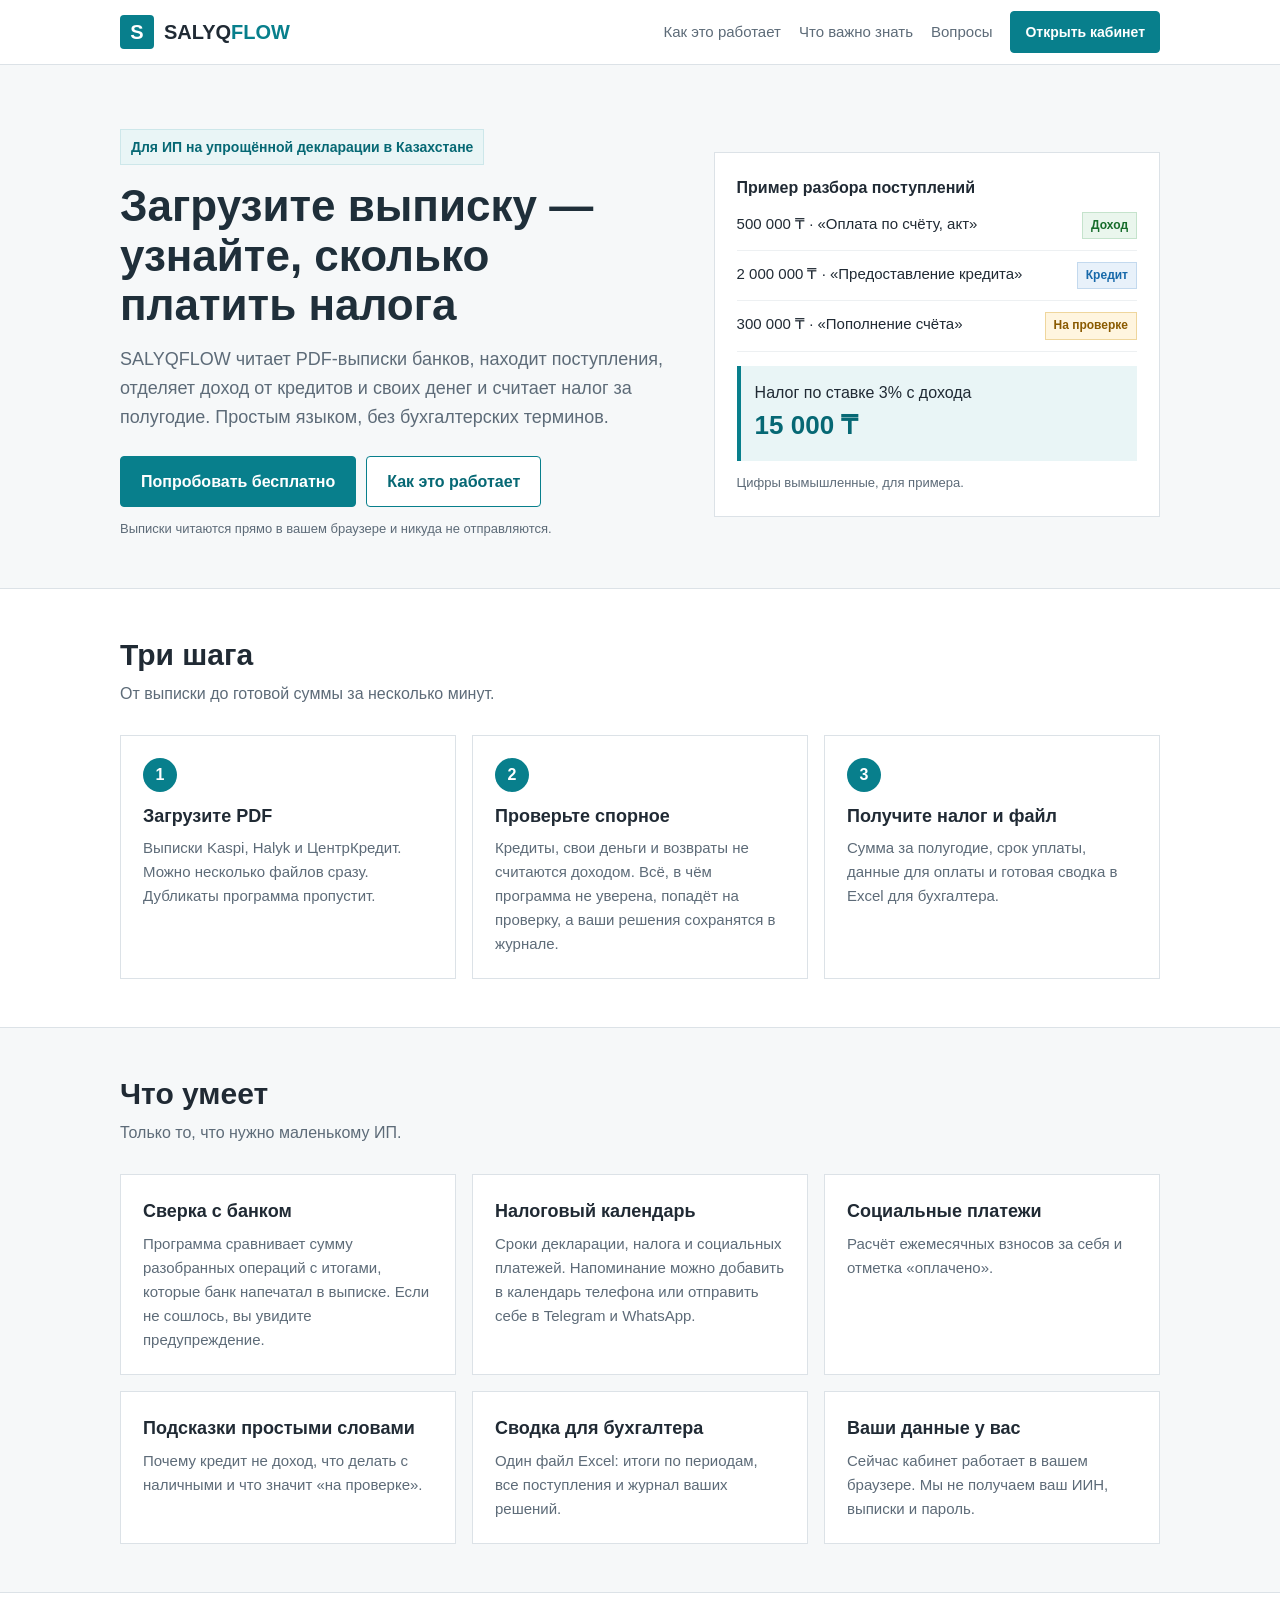
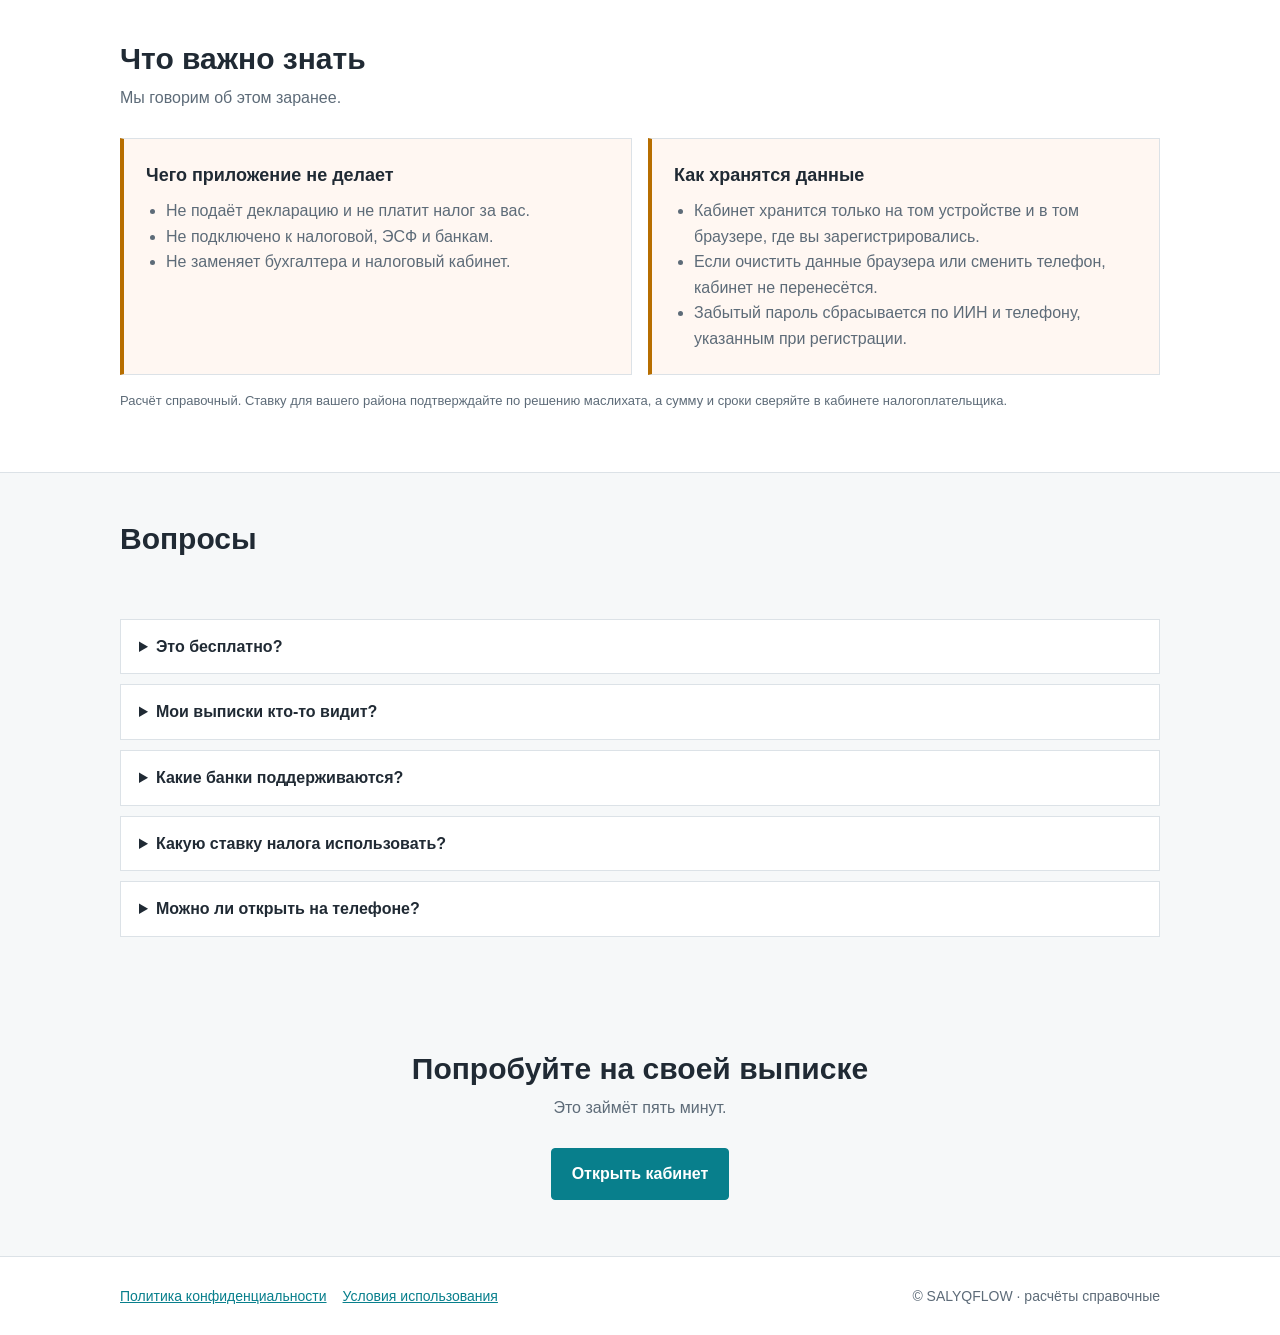
<file: index.html>
<!doctype html>
<html lang="ru"><head><meta charset="utf-8"><meta name="viewport" content="width=device-width,initial-scale=1">
<title>SALYQFLOW — налог ИП по банковским выпискам</title>
<meta name="description" content="Загрузите PDF-выписки Kaspi, Halyk и ЦентрКредит. SALYQFLOW отделит доход от кредитов и своих денег, посчитает налог на упрощёнке и напомнит о сроках.">
<link rel="stylesheet" href="style.css"></head><body>
<header class="top"><div class="wrap"><a class="brand" href="./"><div class="mark">S</div><span>SALYQ<span>FLOW</span></span></a>
<nav class="links"><a class="t" href="#how">Как это работает</a><a class="t" href="#limits">Что важно знать</a><a class="t" href="#faq">Вопросы</a><a class="btn" href="app/">Открыть кабинет</a></nav></div></header>

<section class="hero"><div class="wrap"><div>
<span class="badge">Для ИП на упрощённой декларации в Казахстане</span>
<h1>Загрузите выписку — узнайте, сколько платить налога</h1>
<p class="lead">SALYQFLOW читает PDF-выписки банков, находит поступления, отделяет доход от кредитов и своих денег и считает налог за полугодие. Простым языком, без бухгалтерских терминов.</p>
<div class="cta"><a class="btn" href="app/">Попробовать бесплатно</a><a class="btn ghost" href="#how">Как это работает</a></div>
<div class="note">Выписки читаются прямо в вашем браузере и никуда не отправляются.</div></div>
<div class="card"><strong>Пример разбора поступлений</strong>
<div class="demo-row"><span>500 000 ₸ · «Оплата по счёту, акт»</span><span class="pill in">Доход</span></div>
<div class="demo-row"><span>2 000 000 ₸ · «Предоставление кредита»</span><span class="pill loan">Кредит</span></div>
<div class="demo-row"><span>300 000 ₸ · «Пополнение счёта»</span><span class="pill cash">На проверке</span></div>
<div class="tax">Налог по ставке 3% с дохода<strong>15 000 ₸</strong></div>
<div class="note">Цифры вымышленные, для примера.</div></div></div></section>

<section class="s alt" id="how"><div class="wrap"><h2>Три шага</h2><p class="sub">От выписки до готовой суммы за несколько минут.</p>
<div class="grid3">
<div class="card step"><b class="n">1</b><h3>Загрузите PDF</h3><p>Выписки Kaspi, Halyk и ЦентрКредит. Можно несколько файлов сразу. Дубликаты программа пропустит.</p></div>
<div class="card step"><b class="n">2</b><h3>Проверьте спорное</h3><p>Кредиты, свои деньги и возвраты не считаются доходом. Всё, в чём программа не уверена, попадёт на проверку, а ваши решения сохранятся в журнале.</p></div>
<div class="card step"><b class="n">3</b><h3>Получите налог и файл</h3><p>Сумма за полугодие, срок уплаты, данные для оплаты и готовая сводка в Excel для бухгалтера.</p></div></div></div></section>

<section class="s"><div class="wrap"><h2>Что умеет</h2><p class="sub">Только то, что нужно маленькому ИП.</p>
<div class="grid3">
<div class="card"><h3>Сверка с банком</h3><p>Программа сравнивает сумму разобранных операций с итогами, которые банк напечатал в выписке. Если не сошлось, вы увидите предупреждение.</p></div>
<div class="card"><h3>Налоговый календарь</h3><p>Сроки декларации, налога и социальных платежей. Напоминание можно добавить в календарь телефона или отправить себе в Telegram и WhatsApp.</p></div>
<div class="card"><h3>Социальные платежи</h3><p>Расчёт ежемесячных взносов за себя и отметка «оплачено».</p></div>
<div class="card"><h3>Подсказки простыми словами</h3><p>Почему кредит не доход, что делать с наличными и что значит «на проверке».</p></div>
<div class="card"><h3>Сводка для бухгалтера</h3><p>Один файл Excel: итоги по периодам, все поступления и журнал ваших решений.</p></div>
<div class="card"><h3>Ваши данные у вас</h3><p>Сейчас кабинет работает в вашем браузере. Мы не получаем ваш ИИН, выписки и пароль.</p></div></div></div></section>

<section class="s alt" id="limits"><div class="wrap"><h2>Что важно знать</h2><p class="sub">Мы говорим об этом заранее.</p>
<div class="grid2">
<div class="card warn"><h3>Чего приложение не делает</h3><ul class="clean"><li>Не подаёт декларацию и не платит налог за вас.</li><li>Не подключено к налоговой, ЭСФ и банкам.</li><li>Не заменяет бухгалтера и налоговый кабинет.</li></ul></div>
<div class="card warn"><h3>Как хранятся данные</h3><ul class="clean"><li>Кабинет хранится только на том устройстве и в том браузере, где вы зарегистрировались.</li><li>Если очистить данные браузера или сменить телефон, кабинет не перенесётся.</li><li>Забытый пароль сбрасывается по ИИН и телефону, указанным при регистрации.</li></ul></div></div>
<p class="note" style="margin-top:16px">Расчёт справочный. Ставку для вашего района подтверждайте по решению маслихата, а сумму и сроки сверяйте в кабинете налогоплательщика.</p></div></section>

<section class="s" id="faq"><div class="wrap"><h2>Вопросы</h2><p class="sub">&nbsp;</p>
<details><summary>Это бесплатно?</summary><p>Сейчас приложение можно попробовать бесплатно. Условия могут измениться, мы сообщим об этом заранее.</p></details>
<details><summary>Мои выписки кто-то видит?</summary><p>Нет. PDF читается прямо в вашем браузере и никуда не отправляется. Сохраняются только строки поступлений, и только на вашем устройстве. Подробности в <a href="privacy.html">политике конфиденциальности</a>.</p></details>
<details><summary>Какие банки поддерживаются?</summary><p>Kaspi, Halyk и Банк ЦентрКредит, выписки в формате PDF. Другие банки можно добавить позже.</p></details>
<details><summary>Какую ставку налога использовать?</summary><p>Вы задаёте ставку сами при регистрации. Она может отличаться по районам, поэтому подтвердите её по решению маслихата вашего района.</p></details>
<details><summary>Можно ли открыть на телефоне?</summary><p>Да, страница работает в браузере телефона. Для первого чтения PDF нужен интернет.</p></details></div></section>

<section class="final"><div class="wrap"><h2>Попробуйте на своей выписке</h2><p class="sub">Это займёт пять минут.</p><a class="btn" href="app/">Открыть кабинет</a></div></section>

<footer><div class="wrap"><div><a href="privacy.html">Политика конфиденциальности</a><a href="terms.html">Условия использования</a></div><div>© SALYQFLOW · расчёты справочные</div></div></footer>
</body></html>
</file>
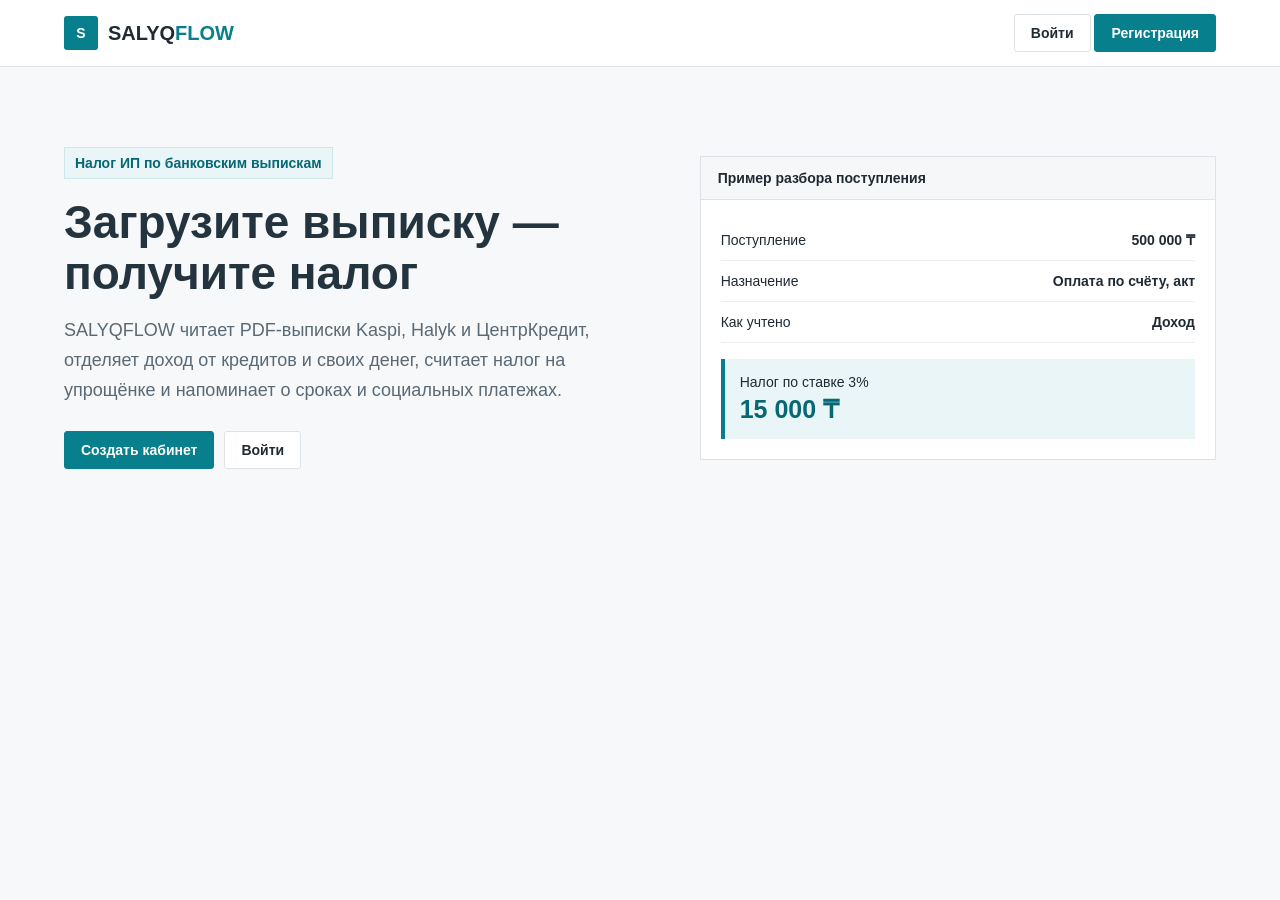
<file: app/index.html>
<!DOCTYPE html>
<html lang="ru">
<head>
<meta charset="UTF-8">
<meta name="viewport" content="width=device-width, initial-scale=1.0">
<title>SALYQFLOW — кабинет ИП</title>
<style>
*{box-sizing:border-box}
:root{--p:#087f8c;--pd:#066874;--pl:#e9f5f6;--blue:#1769aa;--green:#218739;--orange:#b76e00;--red:#c73535;--bg:#f3f5f7;--text:#202a34;--muted:#687684;--border:#dce2e7}
html{-webkit-text-size-adjust:100%;text-size-adjust:100%}
body{margin:0;font:14px Arial,"Segoe UI",sans-serif;background:var(--bg);color:var(--text);overflow-x:hidden}
button,input,select,textarea{font:inherit}button{cursor:pointer}
.screen,.page{display:none}.screen.active,.page.active{display:block}
a{color:var(--p)}
header{background:#fff;border-bottom:1px solid var(--border)}
.public-inner,.app-header{height:66px;padding:0 24px;display:flex;align-items:center;justify-content:space-between}.public-inner{max-width:1200px;margin:auto}
.brand,.app-brand,.header-right{display:flex;align-items:center;gap:10px}
.mark{width:34px;height:34px;background:var(--p);color:#fff;display:grid;place-items:center;border-radius:3px;font-weight:800}
.brand-name{font-size:20px;font-weight:800}.brand-name span{color:var(--p)}
.btn{border:1px solid var(--border);background:#fff;padding:10px 16px;border-radius:3px;font-weight:700;color:var(--text)}
.btnp{background:var(--p);border-color:var(--p);color:#fff}.btnp:hover{background:var(--pd)}
.btn:disabled{opacity:.55;cursor:default}
/* landing */
.landing{min-height:100vh;background:#f6f8f9}
.hero{max-width:1200px;margin:auto;padding:80px 24px;display:grid;grid-template-columns:1.05fr .95fr;gap:65px;align-items:center}
.badge{display:inline-block;background:var(--pl);color:var(--pd);border:1px solid #cde7ea;padding:7px 10px;font-weight:700}
.hero h1{font-size:46px;line-height:1.1;margin:18px 0;color:#24343f}.hero p{font-size:18px;line-height:1.65;color:#596976}
.hero-actions{display:flex;gap:10px;margin-top:26px}
.demo,.card,.box{background:#fff;border:1px solid var(--border)}
.demo-head,.box-head{padding:13px 17px;background:#f5f7f8;border-bottom:1px solid var(--border);font-weight:700}
.demo-body,.box-body{padding:20px}
.demo-row{display:flex;justify-content:space-between;gap:12px;padding:12px 0;border-bottom:1px solid #edf0f2}
.demo-row:last-child{border-bottom:0}
.tax-result{margin-top:16px;padding:15px;background:var(--pl);border-left:4px solid var(--p)}.tax-result strong{display:block;font-size:25px;color:var(--pd);margin-top:5px}
/* auth */
.auth{min-height:100vh;display:grid;place-items:center;padding:20px}
.auth-box{width:100%;max-width:460px;background:#fff;border:1px solid var(--border);padding:28px}
.field{margin:14px 0}.field label{display:block;font-weight:700;font-size:13px;margin-bottom:6px}
.field input,.field select{width:100%;padding:11px;border:1px solid #c9d1d8;border-radius:3px;background:#fff;color:var(--text)}
.primary{width:100%;padding:12px;border:0;background:var(--p);color:#fff;font-weight:700}
.link{text-align:center;color:var(--p);margin-top:16px;cursor:pointer}
/* app shell */
.app-header{position:sticky;top:0;z-index:30}
.profile{border:1px solid var(--border);background:#fff;padding:9px 12px;display:flex;gap:8px;align-items:center;font-weight:700}
.layout{display:grid;grid-template-columns:230px minmax(0,1fr);max-width:1400px;margin:auto}
.sidebar{background:#fff;border-right:1px solid var(--border);min-height:calc(100vh - 66px);padding:16px 11px}
.nav{width:100%;border:0;background:transparent;padding:12px;text-align:left;display:block;color:#4a5965;font-weight:700;margin-bottom:3px}
.nav:hover{background:#f3f6f7}.nav.active{background:var(--pl);color:var(--pd);border-left:3px solid var(--p)}
.content{padding:28px 32px 50px;width:100%;max-width:1160px}
.crumb{font-size:12px;color:#7a8792;margin-bottom:10px}.title{font-size:26px;margin:0 0 5px}.subtitle{color:var(--muted);margin-bottom:22px}
.section{font-size:18px;margin:27px 0 12px}
.small{font-size:12px;color:var(--muted);margin-top:4px;line-height:1.45}
.good{color:var(--green);font-weight:700}.risk-high{color:var(--red);font-weight:800}.risk-mid{color:var(--orange);font-weight:800}
.warn-t{color:#925016}
.grid4{display:grid;grid-template-columns:repeat(4,1fr);gap:11px;margin:14px 0}
.card{padding:17px;min-width:0}.label{font-size:12px;color:var(--muted);margin-bottom:8px}.value{font-size:22px;font-weight:800;overflow-wrap:anywhere}
.green{color:var(--green)}.orange{color:var(--orange)}.blue{color:var(--blue)}
.two{display:grid;grid-template-columns:1fr 1fr;gap:14px;margin-top:14px}
.box{min-width:0}
.period-row{display:flex;align-items:center;gap:10px;margin-bottom:14px}.period-row label{font-weight:700}
.period-row select,.toolbar select,.toolbar input{padding:9px 10px;border:1px solid #c9d1d8;border-radius:3px;background:#fff;color:var(--text)}
.notice{background:#f0f8f8;border:1px solid #c8e3e5;border-left:4px solid var(--p);padding:14px 16px;margin-bottom:12px;display:flex;justify-content:space-between;gap:14px;align-items:center}
.notice.warn{background:#fff7f2;border-color:#efd1bd;border-left-color:var(--orange)}
.empty{background:#fff;border:1px dashed #b9c4cc;padding:40px 22px;text-align:center}.empty-ico{font-size:34px}.empty h2{margin:10px 0 6px}.empty p{max-width:520px;margin:0 auto 18px;color:var(--muted);line-height:1.55}
.calendar-item{padding:14px 0;border-bottom:1px solid #edf0f2;display:grid;grid-template-columns:62px 1fr auto;gap:12px;align-items:center}.calendar-item:last-child{border-bottom:0}
.datebox{background:#f5f7f8;border:1px solid var(--border);text-align:center;padding:7px 4px;font-size:12px;text-transform:uppercase}.datebox strong{display:block;font-size:19px}
.tag{font-size:12px;padding:5px 8px;background:#fff5df;color:#8a5a00;border:1px solid #efd69d;white-space:nowrap}
.tablebox{background:#fff;border:1px solid var(--border);width:100%;overflow-x:auto;-webkit-overflow-scrolling:touch}
.table{width:100%;border-collapse:collapse;min-width:760px}
.table th{background:#f4f6f7;text-align:left;font-size:12px;color:#596873;padding:11px 13px;border-bottom:1px solid var(--border);white-space:nowrap}
.table td{padding:12px 13px;border-bottom:1px solid #e9edf0;vertical-align:top}.table tr:last-child td{border-bottom:0}
.table .btn{padding:7px 11px;white-space:nowrap}
input.rate{width:74px;padding:7px;border:1px solid #c9d1d8;border-radius:3px}
.drop{display:block;border:2px dashed #9fb4bb;background:#fff;padding:26px 18px;text-align:center;cursor:pointer;margin-bottom:12px}
.drop.over,.drop:hover{border-color:var(--p);background:var(--pl)}
.drop input{position:absolute;opacity:0;width:1px;height:1px;pointer-events:none}
.uploads div{padding:6px 0}.up-ok{color:var(--green)}.up-warn{color:var(--orange)}.up-err{color:var(--red)}.up-work{color:var(--muted)}
.uploads{margin-bottom:8px}
.toolbar{display:flex;gap:8px;flex-wrap:wrap;align-items:center;margin-bottom:12px}.toolbar input{flex:1;min-width:180px}
.seg{display:flex}.seg button{border:1px solid var(--border);background:#fff;padding:9px 12px;margin-left:-1px;font-weight:700;color:var(--muted)}.seg button.on{background:var(--pl);color:var(--pd);border-color:var(--p);position:relative}
.pill{display:inline-block;padding:4px 8px;font-size:12px;font-weight:700;border:1px solid var(--border);background:#f1f3f4;color:#5e6972}
.c-income{background:#eaf6ed;border-color:#c5e3cc;color:#176c2b}.c-loan{background:#e8f1fa;border-color:#c3d9ee;color:#1769aa}.c-cash{background:#fff5df;border-color:#efd69d;color:#8a5a00}
.auditline{font-family:ui-monospace,Menlo,monospace;font-size:12px;padding:8px 0;border-bottom:1px solid #edf0f2;overflow-wrap:anywhere}.auditline:last-child{border-bottom:0}
/* modal */
.modalbg{display:none;position:fixed;inset:0;background:#14202a80;z-index:1000;align-items:center;justify-content:center;padding:12px;overflow-y:auto}
.modal{width:100%;max-width:520px;max-height:94vh;overflow-y:auto;background:#fff;border:1px solid #cad2d8}
.modalhead{padding:15px 19px;background:#f4f6f7;border-bottom:1px solid var(--border);font-size:18px;font-weight:800}
.modalbody{padding:19px}.modalfoot{padding:14px 19px;border-top:1px solid var(--border);display:flex;justify-content:flex-end;gap:8px;flex-wrap:wrap}
@media(max-width:900px){
  .hero{grid-template-columns:1fr;padding:50px 18px;gap:30px}.hero h1{font-size:34px}
  .public-inner,.app-header{padding:0 14px}
  .layout{display:block}
  .sidebar{position:sticky;top:66px;z-index:25;display:flex;gap:6px;width:100%;min-height:0;padding:8px;overflow-x:auto;overflow-y:hidden;white-space:nowrap;border-right:0;border-bottom:1px solid var(--border);scrollbar-width:none}
  .sidebar::-webkit-scrollbar{display:none}
  .nav{flex:0 0 auto;width:auto;padding:9px 12px;margin:0;border:1px solid var(--border);border-radius:8px;background:#fff;font-size:13px}
  .nav.active{border-left:1px solid var(--p);border-color:var(--p)}
  .content{padding:18px 12px 35px;max-width:100%}
  .grid4{grid-template-columns:repeat(2,minmax(0,1fr))}.two{grid-template-columns:1fr}
  .field input,.field select,input,select{font-size:16px}
  .btn{min-height:42px;touch-action:manipulation}
}
@media(max-width:600px){
  .hero h1{font-size:29px}.hero p{font-size:16px}.hero-actions{display:grid;grid-template-columns:1fr;gap:8px}
  .grid4{grid-template-columns:1fr}
  .title{font-size:23px}
  .notice{flex-direction:column;align-items:flex-start}.notice .btn{width:100%}
  .toolbar{display:grid;grid-template-columns:1fr}.seg{width:100%}.seg button{flex:1}
  .calendar-item{grid-template-columns:54px 1fr}.calendar-item .tag{grid-column:2;justify-self:start}
  .modalfoot .btn{flex:1}
  #hdrName{max-width:130px;overflow:hidden;text-overflow:ellipsis;white-space:nowrap}
}

.copybox{width:100%;margin-bottom:12px;padding:10px;border:1px solid #c9d1d8;font:12px ui-monospace,Menlo,monospace;background:#fff;color:var(--text)}
/* v17: accounts, payment, reminders, hints */
.auth{padding-top:max(20px,env(safe-area-inset-top,0px))}
.auth-box.wide{max-width:520px}
.auth-box .primary{margin-top:6px;min-height:46px;border-radius:3px}.auth-box .primary:disabled{opacity:.6}
.auth-box h2{margin:14px 0 6px}
#regErr,#lgErr,#rsErr{min-height:18px;margin:8px 0;font-size:13px}
.actions{display:flex;gap:8px;flex-wrap:wrap;align-items:center;margin-top:14px}
.pay-v{text-align:right;overflow-wrap:anywhere}
.cal-actions{grid-column:2/-1;display:flex;gap:6px;flex-wrap:wrap}
.cal-actions .btn{padding:6px 10px;font-size:12px;min-height:34px;text-decoration:none;display:inline-flex;align-items:center}
.hint{background:#f0f8f8;border-left:3px solid var(--p);padding:10px 12px;margin-top:10px;font-size:13px;line-height:1.5}
.gloss{margin-top:14px;background:#fff;border:1px solid var(--border)}.gloss summary{padding:13px 17px;font-weight:700;cursor:pointer}.gloss-body{padding:4px 17px 10px}
#toast{display:none;position:fixed;left:50%;transform:translateX(-50%);bottom:max(20px,env(safe-area-inset-bottom,0px));max-width:min(92vw,520px);background:#202a34;color:#fff;padding:12px 16px;border-radius:6px;z-index:3000;font-size:14px;line-height:1.4;box-shadow:0 4px 18px #0004}
@media(max-width:480px){.app-brand strong{display:none}.header-right{gap:6px}#hdrName{max-width:110px}}
</style>
</head>
<body>

<section id="landing" class="screen active landing">
<header><div class="public-inner"><div class="brand"><div class="mark">S</div><div class="brand-name">SALYQ<span>FLOW</span></div></div><div><button class="btn" onclick="screen_('login')">Войти</button> <button class="btn btnp" onclick="screen_('register')">Регистрация</button></div></div></header>
<div class="hero"><div><span class="badge">Налог ИП по банковским выпискам</span><h1>Загрузите выписку — получите налог</h1><p>SALYQFLOW читает PDF-выписки Kaspi, Halyk и ЦентрКредит, отделяет доход от кредитов и своих денег, считает налог на упрощёнке и напоминает о сроках и социальных платежах.</p><div class="hero-actions"><button class="btn btnp" onclick="screen_('register')">Создать кабинет</button><button class="btn" onclick="screen_('login')">Войти</button></div></div>
<div class="demo"><div class="demo-head">Пример разбора поступления</div><div class="demo-body"><div class="demo-row"><span>Поступление</span><strong>500 000 ₸</strong></div><div class="demo-row"><span>Назначение</span><strong>Оплата по счёту, акт</strong></div><div class="demo-row"><span>Как учтено</span><strong>Доход</strong></div><div class="tax-result">Налог по ставке 3%<strong>15 000 ₸</strong></div></div></div></div>
</section>

<section id="register" class="screen"><div class="auth"><div class="auth-box wide"><div class="brand-name">SALYQ<span>FLOW</span></div><h2>Регистрация предпринимателя</h2><div class="small">Демо-версия: данные и пароль хранятся только на этом устройстве, на сервер ничего не отправляется.</div>
<div class="field"><label for="regName">Наименование ИП</label><input id="regName" autocomplete="organization" placeholder="ИП Иванов Иван"></div>
<div class="field"><label for="regIin">ИИН</label><input id="regIin" inputmode="numeric" autocomplete="off" placeholder="12 цифр"><div id="regIinMsg" class="small"></div></div>
<div class="field"><label for="regBirth">Дата рождения (берётся из ИИН)</label><input id="regBirth" readonly placeholder="заполнится по ИИН"></div>
<div class="field"><label for="regPhone">Телефон (+7, затем код оператора и номер)</label><input id="regPhone" type="tel" inputmode="tel" autocomplete="tel" placeholder="+7 (777) 123-45-67"></div>
<div class="field"><label for="regRegion">Область или город</label><select id="regRegion"></select></div>
<div class="field"><label for="regDistrict">Район</label><input id="regDistrict" placeholder="Например: Жанааркинский район"></div>
<div class="field"><label for="regRate">Ставка налога, %</label><input id="regRate" type="number" step="0.1" min="0" max="20" value="3"><div class="small">Ставку для вашего района подтвердите по решению маслихата.</div></div>
<div class="field"><label for="regPw">Пароль</label><input id="regPw" type="password" autocomplete="new-password"><div id="regPwHint" class="small">Нужно: 8 символов, заглавная и строчная буква, цифра, спецсимвол</div></div>
<div class="field"><label for="regPw2">Повторите пароль</label><input id="regPw2" type="password" autocomplete="new-password"></div>
<div class="small" style="margin-top:6px">Создавая кабинет, вы соглашаетесь с <a href="../terms.html" target="_blank" rel="noopener">условиями использования</a> и <a href="../privacy.html" target="_blank" rel="noopener">политикой конфиденциальности</a>.</div><div id="regErr" class="risk-high" role="alert"></div>
<button class="primary" id="regBtn" data-act="doRegister">Создать кабинет</button><div class="link" onclick="screen_('login')">Уже есть кабинет? Войти</div><div class="link" onclick="screen_('landing')">Вернуться</div></div></div></section>
<section id="login" class="screen"><div class="auth"><div class="auth-box"><div class="brand-name">SALYQ<span>FLOW</span></div><h2>Вход</h2><div class="small">Кабинет открывается на том устройстве, где вы регистрировались.</div><div class="field"><label for="lgId">ИИН</label><input id="lgId" inputmode="numeric" autocomplete="username" placeholder="12 цифр"></div><div class="field"><label for="lgPw">Пароль</label><input id="lgPw" type="password" autocomplete="current-password"></div><div id="lgErr" class="risk-high" role="alert"></div><button class="primary" id="lgBtn" data-act="doLogin">Войти</button><div class="link" onclick="screen_('reset')">Забыли пароль?</div><div class="link" onclick="screen_('register')">Создать кабинет</div><div class="link" onclick="screen_('landing')">Вернуться</div></div></div></section>
<section id="reset" class="screen"><div class="auth"><div class="auth-box"><div class="brand-name">SALYQ<span>FLOW</span></div><h2>Новый пароль</h2><div class="small">Введите ИИН и телефон, указанные при регистрации. Загруженные выписки сохранятся. Это демо без сервера, поэтому SMS не отправляется.</div><div class="field"><label for="rsIin">ИИН</label><input id="rsIin" inputmode="numeric" placeholder="12 цифр"></div><div class="field"><label for="rsPhone">Телефон</label><input id="rsPhone" type="tel" inputmode="tel" placeholder="+7 (777) 123-45-67"></div><div class="field"><label for="rsPw">Новый пароль</label><input id="rsPw" type="password" autocomplete="new-password"><div id="rsPwHint" class="small">Нужно: 8 символов, заглавная и строчная буква, цифра, спецсимвол</div></div><div class="field"><label for="rsPw2">Повторите пароль</label><input id="rsPw2" type="password" autocomplete="new-password"></div><div id="rsErr" class="risk-high" role="alert"></div><button class="primary" data-act="doReset">Сменить пароль</button><div class="link" onclick="screen_('login')">Назад ко входу</div></div></div></section>

<section id="app" class="screen">
<header class="app-header"><div class="app-brand"><div class="mark">S</div><strong>SALYQFLOW</strong></div><div class="header-right"><button class="profile" onclick="showPage('profile')"><span id="hdrName">ИП</span></button><button class="btn" data-act="logout">Выйти</button></div></header>
<div class="layout"><nav class="sidebar">
<button class="nav active" data-page="dashboard">Личный кабинет</button>
<button class="nav" data-page="taxes">Налоги и поступления</button>
<button class="nav" data-page="calendar">Налоговый календарь</button>
<button class="nav" data-page="social">Социальные платежи</button>
<button class="nav" data-page="profile">Данные предпринимателя</button>
</nav><main class="content">
<div id="dashboard" class="page active"></div>
<div id="taxes" class="page"></div>
<div id="calendar" class="page"></div>
<div id="social" class="page"></div>
<div id="profile" class="page"></div>
</main></div>
</section>

<div id="opModal" class="modalbg"><div class="modal"><div class="modalhead">Как учесть поступление</div><div class="modalbody" id="opBody"></div><div class="modalfoot"><button class="btn" id="opCancel">Отмена</button><button class="btn" id="opReset">К автоопределению</button><button class="btn btnp" id="opSave">Сохранить</button></div></div></div>

<div id="infoModal" class="modalbg"><div class="modal"><div class="modalhead" id="infoHead"></div><div class="modalbody" id="infoBody"></div><div class="modalfoot"><button class="btn btnp" data-act="closeInfo">Закрыть</button></div></div></div>
<div id="toast" role="status" aria-live="polite"></div>

<script>
/* SALYQFLOW: IIN checks (Kazakhstan) and a small SHA-256 used only as a fallback when WebCrypto is missing. */
(function (root) {
  'use strict';
  function digits(s) { return String(s == null ? '' : s).replace(/\D/g, ''); }

  // Control digit: weights 1..11; if the remainder is 10, weights 3..11,1,2; if it is 10 again the number is not issued.
  function control(d) {
    var w1 = [1, 2, 3, 4, 5, 6, 7, 8, 9, 10, 11], w2 = [3, 4, 5, 6, 7, 8, 9, 10, 11, 1, 2], i, s = 0;
    for (i = 0; i < 11; i++) s += +d[i] * w1[i];
    var k = s % 11;
    if (k === 10) { s = 0; for (i = 0; i < 11; i++) s += +d[i] * w2[i]; k = s % 11; }
    return k === 10 ? -1 : k;
  }

  function parse(iin, now) {
    var d = digits(iin);
    if (d.length !== 12) return { ok: false, error: 'ИИН состоит из 12 цифр' };
    var yy = +d.slice(0, 2), mm = +d.slice(2, 4), dd = +d.slice(4, 6), g = +d[6];
    var century = { 1: 1800, 2: 1800, 3: 1900, 4: 1900, 5: 2000, 6: 2000 }[g];
    if (!century) return { ok: false, error: 'Седьмая цифра ИИН должна быть от 1 до 6: проверьте номер' };
    var year = century + yy, t = new Date(Date.UTC(year, mm - 1, dd));
    if (t.getUTCFullYear() !== year || t.getUTCMonth() !== mm - 1 || t.getUTCDate() !== dd) return { ok: false, error: 'В ИИН неверная дата рождения: проверьте первые шесть цифр' };
    var today = now || new Date();
    if (t.getTime() > today.getTime()) return { ok: false, error: 'В ИИН дата рождения в будущем: проверьте номер' };
    if (control(d) !== +d[11]) return { ok: false, error: 'Контрольная цифра не сходится: проверьте, нет ли опечатки' };
    var iso = year + '-' + (mm < 10 ? '0' : '') + mm + '-' + (dd < 10 ? '0' : '') + dd;
    return { ok: true, birth: iso };
  }

  var K = [0x428a2f98, 0x71374491, 0xb5c0fbcf, 0xe9b5dba5, 0x3956c25b, 0x59f111f1, 0x923f82a4, 0xab1c5ed5, 0xd807aa98, 0x12835b01, 0x243185be, 0x550c7dc3, 0x72be5d74, 0x80deb1fe, 0x9bdc06a7, 0xc19bf174,
    0xe49b69c1, 0xefbe4786, 0x0fc19dc6, 0x240ca1cc, 0x2de92c6f, 0x4a7484aa, 0x5cb0a9dc, 0x76f988da, 0x983e5152, 0xa831c66d, 0xb00327c8, 0xbf597fc7, 0xc6e00bf3, 0xd5a79147, 0x06ca6351, 0x14292967,
    0x27b70a85, 0x2e1b2138, 0x4d2c6dfc, 0x53380d13, 0x650a7354, 0x766a0abb, 0x81c2c92e, 0x92722c85, 0xa2bfe8a1, 0xa81a664b, 0xc24b8b70, 0xc76c51a3, 0xd192e819, 0xd6990624, 0xf40e3585, 0x106aa070,
    0x19a4c116, 0x1e376c08, 0x2748774c, 0x34b0bcb5, 0x391c0cb3, 0x4ed8aa4a, 0x5b9cca4f, 0x682e6ff3, 0x748f82ee, 0x78a5636f, 0x84c87814, 0x8cc70208, 0x90befffa, 0xa4506ceb, 0xbef9a3f7, 0xc67178f2];
  function ror(x, n) { return (x >>> n) | (x << (32 - n)); }
  function sha256(msg) {
    var l = msg.length, total = Math.ceil((l + 9) / 64) * 64, buf = new Uint8Array(total);
    buf.set(msg); buf[l] = 0x80;
    var dv = new DataView(buf.buffer), bits = l * 8;
    dv.setUint32(total - 8, Math.floor(bits / 4294967296)); dv.setUint32(total - 4, bits >>> 0);
    var H = [0x6a09e667, 0xbb67ae85, 0x3c6ef372, 0xa54ff53a, 0x510e527f, 0x9b05688c, 0x1f83d9ab, 0x5be0cd19], w = new Uint32Array(64), off, i;
    for (off = 0; off < total; off += 64) {
      for (i = 0; i < 16; i++) w[i] = dv.getUint32(off + i * 4);
      for (i = 16; i < 64; i++) {
        var s0 = ror(w[i - 15], 7) ^ ror(w[i - 15], 18) ^ (w[i - 15] >>> 3), s1 = ror(w[i - 2], 17) ^ ror(w[i - 2], 19) ^ (w[i - 2] >>> 10);
        w[i] = (w[i - 16] + s0 + w[i - 7] + s1) >>> 0;
      }
      var a = H[0], b = H[1], c = H[2], d = H[3], e = H[4], f = H[5], g = H[6], h = H[7];
      for (i = 0; i < 64; i++) {
        var S1 = ror(e, 6) ^ ror(e, 11) ^ ror(e, 25), ch = (e & f) ^ (~e & g), t1 = (h + S1 + ch + K[i] + w[i]) >>> 0;
        var S0 = ror(a, 2) ^ ror(a, 13) ^ ror(a, 22), maj = (a & b) ^ (a & c) ^ (b & c), t2 = (S0 + maj) >>> 0;
        h = g; g = f; f = e; e = (d + t1) >>> 0; d = c; c = b; b = a; a = (t1 + t2) >>> 0;
      }
      H[0] = (H[0] + a) >>> 0; H[1] = (H[1] + b) >>> 0; H[2] = (H[2] + c) >>> 0; H[3] = (H[3] + d) >>> 0;
      H[4] = (H[4] + e) >>> 0; H[5] = (H[5] + f) >>> 0; H[6] = (H[6] + g) >>> 0; H[7] = (H[7] + h) >>> 0;
    }
    var out = new Uint8Array(32), odv = new DataView(out.buffer);
    for (i = 0; i < 8; i++) odv.setUint32(i * 4, H[i]);
    return out;
  }

  var api = { digits: digits, parse: parse, control: control, sha256: sha256 };
  if (typeof module !== 'undefined' && module.exports) module.exports = api;
  root.SFId = api;
})(typeof window !== 'undefined' ? window : globalThis);

</script>
<script>
/* SALYQFLOW statement parser: PDF text items (display coordinates) -> operations.
   Works in the browser and in Node. Input pages: [[{s,x,y,w}, ...], ...] */
(function (root) {
  'use strict';
  var DATE = /^\d\d\.\d\d\.\d{4}$/;

  // Column start edges in display coordinates (taken from the banks' table grids).
  var BANKS = {
    kaspi: { label: 'Kaspi Bank', edges: [40, 91, 152.2, 234, 315.5, 451.5, 553.5, 614.8, 642],
      I: { doc: 0, date: 1, debit: 2, credit: 3, cp: 4, iik: 5, bik: 6, knp: 7, purpose: 8 }, dec: 'comma' },
    halyk: { label: 'Halyk Bank', edges: [20, 80, 151, 226, 301, 405, 525],
      I: { date: 0, doc: 1, debit: 2, credit: 3, cp: 4, purpose: 5, vat: 6 }, dec: 'dot' },
    bcc: { label: 'Банк ЦентрКредит', edges: [28, 71.5, 114.5, 157.6, 206.1, 249.2, 297.7, 340.8, 383.9, 427, 464.7, 507.7],
      I: { doc: 0, date: 1, bik: 2, iik: 3, snd: 4, cp: 5, rcv: 6, debit: 7, credit: 8, knp: 9, bank: 10, purpose: 11 }, dec: 'comma' }
  };

  function lines(items) {
    var arr = items.slice().sort(function (a, b) { return a.y - b.y || a.x - b.x; });
    var out = [], cur = null;
    arr.forEach(function (it) {
      if (!cur || Math.abs(it.y - cur.y) > 2) { cur = { y: it.y, items: [] }; out.push(cur); }
      cur.items.push(it);
    });
    out.forEach(function (l) {
      l.items.sort(function (a, b) { return a.x - b.x; });
      l.text = l.items.map(function (i) { return i.s; }).join(' ');
    });
    return out;
  }

  function detectBank(pages) {
    var head = lines(pages[0] || []).filter(function (l) { return l.y < 330; }).map(function (l) { return l.text; }).join('\n');
    if (/ЦентрКредит/i.test(head)) return 'bcc';
    if (/Народный Банк|HSBKKZKX/i.test(head)) return 'halyk';
    if (/Лицевой счет/i.test(head) && /Входящий остаток/i.test(head)) return 'kaspi';
    return null;
  }

  function detectOwnId(pages) {
    var ls = lines(pages[0] || []);
    for (var i = 0; i < ls.length && i < 40; i++) {
      var m = ls[i].text.match(/(?:ИИН\s*\/?\s*БИН|ИИН|БИН)\s*:?\s*(\d{12})/);
      if (m) return m[1];
    }
    return '';
  }

  function parseAmt(s, dec) {
    s = String(s || '').replace(/[\s ]/g, '');
    if (!s) return 0;
    s = dec === 'dot' ? s.replace(/,/g, '') : s.replace(/,/g, '.');
    if (!/^-?\d+(\.\d+)?$/.test(s)) return NaN;
    return parseFloat(s);
  }

  function colOf(def, it) {
    var e = def.edges, I = def.I, x = it.x;
    var lo = e[I.debit] - 0.5, hi = e[I.credit + 1] === undefined ? Infinity : e[I.credit + 1];
    if (x >= lo && x < hi) x = it.x + (it.w || 0) / 2;       // amounts: use the centre
    if (x < e[0] - 3) return -1;
    var c = 0;
    for (var i = 0; i < e.length; i++) { if (x >= e[i] - 0.5) c = i; else break; }
    return c;
  }

  function isoDate(s) { return s.slice(6, 10) + '-' + s.slice(3, 5) + '-' + s.slice(0, 2); }

  function parseStatement(pages) {
    var bank = detectBank(pages);
    if (!bank) return { error: 'Не удалось определить банк. Поддерживаются выписки Kaspi, Halyk и ЦентрКредит в формате PDF.' };
    var def = BANKS[bank], I = def.I, rows = [], totals = null, counts = null;

    pages.forEach(function (items, pi) {
      var its = items.map(function (it) { return { s: it.s, x: it.x, y: it.y, w: it.w, col: colOf(def, it) }; });
      var cutoff = Infinity, footY = null;
      its.forEach(function (it) {
        var s = it.s.trim();
        if (bank === 'kaspi' && /^Итого/.test(s) && it.x < 150 && !/^Итого операций/.test(s) && footY === null) { footY = it.y; cutoff = it.y - 2; }
        if (bank === 'halyk' && s === 'За период:' && footY === null) { footY = it.y; cutoff = it.y - 12; }
        if (bank === 'bcc' && /^Жиынтығы/.test(s) && footY === null) { footY = it.y; cutoff = it.y - 2; }
      });
      if (footY !== null) {
        var num = function (arr) { return parseAmt(arr.map(function (t) { return t.s; }).join(' '), def.dec); };
        var inLine = function (y0, y1) {
          return its.filter(function (t) { return t.y >= y0 && t.y <= y1 && (t.col === I.debit || t.col === I.credit); })
            .sort(function (a, b) { return a.y - b.y || a.x - b.x; });
        };
        var fromTo = bank === 'halyk' ? [footY + 4, footY + 14] : bank === 'bcc' ? [footY - 1, footY + 12] : [footY - 1, footY + 1];
        var t = inLine(fromTo[0], fromTo[1]);
        var d = t.filter(function (z) { return z.col === I.debit; }), c = t.filter(function (z) { return z.col === I.credit; });
        if (d.length || c.length) totals = { debit: num(d), credit: num(c) };
        if (bank === 'kaspi') {
          var cn = its.filter(function (z) { return /^Итого операций/.test(z.s.trim()); })[0];
          if (cn) {
            var q = inLine(cn.y - 1, cn.y + 1);
            counts = {
              debit: parseInt(q.filter(function (z) { return z.col === I.debit; }).map(function (z) { return z.s; }).join('').replace(/\s/g, ''), 10),
              credit: parseInt(q.filter(function (z) { return z.col === I.credit; }).map(function (z) { return z.s; }).join('').replace(/\s/g, ''), 10)
            };
          }
        }
      }
      var body = its.filter(function (it) { return it.y < cutoff && it.col >= 0 && it.s.trim() !== ''; });
      var anchors = body.filter(function (it) { return it.col === I.date && DATE.test(it.s.trim()); })
        .sort(function (a, b) { return a.y - b.y; });
      var local = anchors.map(function (a) { var r = { cells: {}, y: a.y, pi: pi }; rows.push(r); return r; });
      var prev = rows.length > local.length ? rows[rows.length - local.length - 1] : null;
      body.forEach(function (it) {
        var k = -1;
        for (var i = 0; i < anchors.length; i++) { if (anchors[i].y <= it.y + 1.5) k = i; else break; }
        var row = k >= 0 ? local[k] : prev;
        if (!row) return;
        (row.cells[it.col] = row.cells[it.col] || []).push({ pi: pi, y: it.y, x: it.x, s: it.s });
      });
    });

    var cell = function (r, c) {
      var a = r.cells[c]; if (!a) return '';
      return a.slice().sort(function (p, q) { return p.pi - q.pi || p.y - q.y || p.x - q.x; })
        .map(function (z) { return z.s.trim(); }).join(' ').replace(/\s+/g, ' ').trim();
    };
    var ops = [], bad = 0;
    rows.forEach(function (r) {
      var dm = (cell(r, I.date).match(/\d\d\.\d\d\.\d{4}/) || [])[0];
      var debit = parseAmt(cell(r, I.debit), def.dec), credit = parseAmt(cell(r, I.credit), def.dec);
      if (!dm || isNaN(debit) || isNaN(credit) || (debit === 0 && credit === 0)) { bad++; return; }
      ops.push({
        bank: bank, doc: cell(r, I.doc), date: isoDate(dm), debit: debit, credit: credit,
        cp: cell(r, I.cp), purpose: cell(r, I.purpose), knp: (cell(r, I.knp).match(/\d{3}/) || [''])[0],
        snd: I.snd !== undefined ? cell(r, I.snd).replace(/\s/g, '') : ''
      });
    });

    var sumD = 0, sumC = 0, nD = 0, nC = 0;
    ops.forEach(function (o) { sumD += o.debit; sumC += o.credit; if (o.debit) nD++; if (o.credit) nC++; });
    var check = { sumDebit: round2(sumD), sumCredit: round2(sumC), nDebit: nD, nCredit: nC, expected: totals, status: 'none' };
    if (totals && !isNaN(totals.debit) && !isNaN(totals.credit)) {
      check.status = (Math.abs(totals.debit - sumD) < 1 && Math.abs(totals.credit - sumC) < 1) ? 'ok' : 'mismatch';
    }
    if (counts && check.status === 'ok' && (counts.debit !== nD || counts.credit !== nC)) check.status = 'mismatch';
    var dates = ops.map(function (o) { return o.date; }).sort();
    return {
      bank: bank, bankLabel: def.label, ownId: detectOwnId(pages), ops: ops, skippedRows: bad, check: check,
      from: dates[0] || '', to: dates[dates.length - 1] || ''
    };
  }

  function round2(n) { return Math.round(n * 100) / 100; }

  // ---- classification of incoming money -------------------------------
  var CLASS_LABEL = {
    income: 'Доход', loan: 'Кредит / заём', own: 'Свои средства', cash: 'Пополнение наличными', refund: 'Возврат / ошибка'
  };

  function classify(op, ownId) {
    var p = (op.purpose || '').toLowerCase().replace(/[\s ]/g, '');
    var who = ((op.snd || '') + (op.cp || '')).replace(/\s/g, '');
    if (op.knp === '411' || op.knp === '413' || /предоставлениекредит|выдачакредит|кредитныесредства|займ|заём/.test(p)) return 'loan';
    if ((ownId && who.indexOf(ownId) >= 0) || /междусвоимисчетами|собственныхсредств/.test(p)) return 'own';
    if (op.knp === '331' || /пополнениесчета|взносналичн|внесениеналичн/.test(p)) return 'cash';
    if (/возвратсредств|ошибочн|возвратошибочн/.test(p)) return 'refund';
    return 'income';
  }

  var DOC_RE = /(сф\s*#|сф\s*№|эсф|esf|счет|счёт|акт\b|накладн|договор|invoice|контракт)/i;
  var SELF_DOC_RE = /(продажи\s+с\s+kaspi|возмещение\s+(коммерсанту|qr|нпк)|эквайринг|qr)/i;
  var RISK_RE = /(безвозмездн|благотвор|спонсор|дарени|\bдар\b|займ|заём|ошибочн|возврат)/i;

  function reviewReason(op, cls) {
    if (cls === 'cash') return 'Пополнение наличными: свои деньги или выручка? По умолчанию не считается доходом';
    if (cls !== 'income') return '';
    if (RISK_RE.test(op.purpose || '')) return 'В назначении платежа: возможно, это не выручка';
    if (!DOC_RE.test(op.purpose || '') && !SELF_DOC_RE.test(op.purpose || '')) return 'Нет ссылки на счёт, акт или счёт-фактуру';
    return '';
  }

  function opId(o) {
    var s = [o.bank, o.doc, o.date, o.credit, (o.cp || '').slice(0, 24)].join('|'), h = 5381;
    for (var i = 0; i < s.length; i++) h = ((h << 5) + h + s.charCodeAt(i)) | 0;
    return o.bank + '-' + (h >>> 0).toString(36);
  }

  var api = { parseStatement: parseStatement, classify: classify, reviewReason: reviewReason, opId: opId, CLASS_LABEL: CLASS_LABEL, BANKS: BANKS };
  if (typeof module !== 'undefined' && module.exports) module.exports = api;
  root.SFParser = api;
})(typeof window !== 'undefined' ? window : globalThis);

</script>
<script>
(function () {
  'use strict';
  var P = window.SFParser;
  var $ = function (id) { return document.getElementById(id); };
  var esc = function (s) { return String(s == null ? '' : s).replace(/[&<>"']/g, function (m) { return { '&': '&amp;', '<': '&lt;', '>': '&gt;', '"': '&quot;', "'": '&#39;' }[m]; }); };
  var fmt = function (n) { return Math.round(n).toLocaleString('ru-RU') + ' ₸'; };
  var fdate = function (iso) { return iso ? iso.slice(8, 10) + '.' + iso.slice(5, 7) + '.' + iso.slice(0, 4) : ''; };
  var MONTHS = ['январь', 'февраль', 'март', 'апрель', 'май', 'июнь', 'июль', 'август', 'сентябрь', 'октябрь', 'ноябрь', 'декабрь'];
  var MONTHS_G = ['января', 'февраля', 'марта', 'апреля', 'мая', 'июня', 'июля', 'августа', 'сентября', 'октября', 'ноября', 'декабря'];
  var ACC_KEY = 'sf16_acc', SES_KEY = 'sf16_session', USR = 'sf16_u_', LEGACY = 'salyqflow_v16';
  var ID = window.SFId;
  var MEM = {};
  function lsGet(k) { try { var v = localStorage.getItem(k); if (v !== null) return v; } catch (e) {} return MEM[k] === undefined ? null : MEM[k]; }
  function lsSet(k, v) { MEM[k] = v; try { localStorage.setItem(k, v); } catch (e) {} }
  function lsDel(k) { delete MEM[k]; try { localStorage.removeItem(k); } catch (e) {} }
  function jget(k, d) { try { var r = JSON.parse(lsGet(k) || 'null'); return r === null ? d : r; } catch (e) { return d; } }
  var REGIONS = ['Абайская область', 'Акмолинская область', 'Актюбинская область', 'Алматинская область', 'Атырауская область', 'Восточно-Казахстанская область', 'Жамбылская область', 'Жетысуская область', 'Западно-Казахстанская область', 'Карагандинская область', 'Костанайская область', 'Кызылординская область', 'Мангистауская область', 'Павлодарская область', 'Северо-Казахстанская область', 'Туркестанская область', 'Улытауская область', 'город Алматы', 'город Астана', 'город Шымкент'];

  // ---------- state (one record per account, kept on this device) ----------
  function defaults() {
    return { settings: { name: '', iin: '', birth: '', phone: '', region: '', district: '', rate: 3, mzp: 85000, rates: {} },
      files: [], ops: [], over: {}, audit: [], paid: {}, sel: '' };
  }
  var CUR = '';
  var S = defaults();
  function mergeState(r) { var o = Object.assign(defaults(), r || {}); o.settings = Object.assign(defaults().settings, (r && r.settings) || {}); return o; }
  function loadFor(iin) { return mergeState(jget(USR + iin, null)); }
  function save() { if (CUR) lsSet(USR + CUR, JSON.stringify(S)); }
  function accounts() { return jget(ACC_KEY, {}); }
  function saveAccounts(a) { lsSet(ACC_KEY, JSON.stringify(a)); }
  var UI = { filter: 'all', q: '', limit: 100, opPeriod: '', uploads: [], social: null, editId: null, confirmClear: false, confirmDel: false, fails: 0, lockUntil: 0, evs: [] };
  function resetUI() { UI.filter = 'all'; UI.q = ''; UI.limit = 100; UI.opPeriod = ''; UI.uploads = []; UI.social = null; UI.editId = null; UI.confirmClear = false; UI.confirmDel = false; UI.copyMsg = ''; UI.copyText = ''; }

  // ---------- helpers ----------
  function effCls(o) { return S.over[o.id] ? S.over[o.id].cls : o.auto; }
  function why(o) { return S.over[o.id] ? '' : (o.why || ''); }
  function pkey(date) { return date.slice(0, 4) + '-H' + (+date.slice(5, 7) <= 6 ? 1 : 2); }
  function plabel(k) { return (k.slice(-1) === '1' ? 'I' : 'II') + ' полугодие ' + k.slice(0, 4); }
  function rateFor(k) { var r = S.settings.rates[k]; return r === undefined || r === '' || isNaN(r) ? S.settings.rate : Number(r); }
  function taxOf(income, k) { return Math.round(income * rateFor(k) / 100); }
  var CL = P.CLASS_LABEL;

  function stats() {
    var m = {};
    S.ops.forEach(function (o) {
      var k = pkey(o.date);
      var p = m[k] || (m[k] = { key: k, income: 0, n: 0, ex: {}, exN: 0, review: 0, reviewSum: 0, from: o.date, to: o.date });
      if (o.date < p.from) p.from = o.date;
      if (o.date > p.to) p.to = o.date;
      var c = effCls(o);
      if (c === 'income') { p.income += o.credit; p.n++; } else { p.ex[c] = (p.ex[c] || 0) + o.credit; p.exN++; }
      if (why(o)) { p.review++; p.reviewSum += o.credit; }
    });
    return m;
  }
  function selectedKey(st) {
    var keys = Object.keys(st).sort();
    if (!keys.length) return '';
    return st[S.sel] ? S.sel : keys[keys.length - 1];
  }

  // ---------- navigation ----------
  window.screen_ = function (id) {
    [].forEach.call(document.querySelectorAll('.screen'), function (x) { x.classList.remove('active'); });
    $(id).classList.add('active');
  };
  window.enterApp = function () { window.screen_('app'); showPage('dashboard'); };

  // ---------- accounts: registration, login, reset ----------
  function toHex(u) { var s = ''; for (var i = 0; i < u.length; i++) s += (u[i] < 16 ? '0' : '') + u[i].toString(16); return s; }
  function fromHex(h) { var u = new Uint8Array(h.length / 2); for (var i = 0; i < u.length; i++) u[i] = parseInt(h.substr(i * 2, 2), 16); return u; }
  function randHex(n) { var u = new Uint8Array(n), i; if (window.crypto && crypto.getRandomValues) crypto.getRandomValues(u); else for (i = 0; i < n; i++) u[i] = Math.floor(Math.random() * 256); return toHex(u); }
  function subtleOk() { return !!(window.crypto && crypto.subtle && crypto.subtle.importKey && crypto.subtle.deriveBits); }
  async function hashPw(pw, saltHex, algo) {
    var enc = new TextEncoder().encode(pw), salt = fromHex(saltHex);
    if (algo === 'pbkdf2') {
      var key = await crypto.subtle.importKey('raw', enc, 'PBKDF2', false, ['deriveBits']);
      return toHex(new Uint8Array(await crypto.subtle.deriveBits({ name: 'PBKDF2', salt: salt, iterations: 150000, hash: 'SHA-256' }, key, 256)));
    }
    var buf = new Uint8Array(salt.length + enc.length); buf.set(salt); buf.set(enc, salt.length);
    var h = ID.sha256(buf), i, b;
    for (i = 0; i < 4000; i++) { b = new Uint8Array(h.length + salt.length); b.set(h); b.set(salt, h.length); h = ID.sha256(b); }
    return toHex(h);
  }
  // phone: fixed "+7", then 10 digits (operator code + number)
  function phoneDigits(v) {
    v = String(v == null ? '' : v); var d = ID.digits(v);
    if (/^\s*\+/.test(v) && d[0] === '7') d = d.slice(1);
    else if (d.length === 11 && (d[0] === '7' || d[0] === '8')) d = d.slice(1);
    return d.slice(0, 10);
  }
  function fmtPhone10(d) {
    var o = '+7 (' + d.slice(0, 3);
    if (d.length >= 3) o += ') ' + d.slice(3, 6);
    if (d.length >= 6) o += '-' + d.slice(6, 8);
    if (d.length >= 8) o += '-' + d.slice(8, 10);
    return o;
  }
  function normPhone(s) { var d = phoneDigits(s); return d.length === 10 ? '+7' + d : ''; }
  function phoneView(s) { return fmtPhone10(phoneDigits(s)); }
  var PW_RULES = [[/.{8,}/, 'не меньше 8 символов'], [/[A-ZА-ЯЁ]/, 'заглавная буква'], [/[a-zа-яё]/, 'строчная буква'], [/\d/, 'цифра'], [/[^A-Za-zА-Яа-яЁё\d\s]/, 'спецсимвол (например ! # $ % @)']];
  function pwMissing(p) { return PW_RULES.filter(function (r) { return !r[0].test(p); }).map(function (r) { return r[1]; }); }
  function pwHintUpdate(inputId, hintId) {
    var h = $(hintId), v = $(inputId).value; if (!h) return;
    if (!v) { h.textContent = 'Нужно: 8 символов, заглавная и строчная буква, цифра, спецсимвол'; h.className = 'small'; return; }
    var m = pwMissing(v);
    if (m.length) { h.textContent = 'Ещё нужно: ' + m.join(', '); h.className = 'small risk-mid'; } else { h.textContent = 'Пароль подходит'; h.className = 'small good'; }
  }
  function setMsg(id, text, ok) { var e = $(id); if (!e) return; e.textContent = text || ''; e.className = ok ? 'good' : 'risk-high'; }
  function lockLeft() { var w = UI.lockUntil - Date.now(); return w > 0 ? Math.ceil(w / 1000) : 0; }
  function failed() { UI.fails++; if (UI.fails >= 5) { UI.lockUntil = Date.now() + 30000; UI.fails = 0; } }
  function fillRegions(sel, val) {
    var list = REGIONS.slice();
    if (val && list.indexOf(val) < 0) list.unshift(val);
    sel.innerHTML = '<option value="">Выберите</option>' + list.map(function (r) { return '<option' + (r === val ? ' selected' : '') + '>' + esc(r) + '</option>'; }).join('');
  }
  function startSession(iin) { CUR = iin; S = loadFor(iin); lsSet(SES_KEY, iin); resetUI(); window.enterApp(); }
  function pwProblem(a, b) { var m = pwMissing(a); if (m.length) return 'Пароль слабый. Ещё нужно: ' + m.join(', '); if (a !== b) return 'Пароли не совпадают'; return ''; }

  function onIinInput() {
    var el = $('regIin'), d = ID.digits(el.value).slice(0, 12);
    if (el.value !== d) el.value = d;
    var m = $('regIinMsg'), bi = $('regBirth');
    if (d.length < 12) { bi.value = ''; m.textContent = d.length ? 'Введено ' + d.length + ' из 12 цифр' : ''; m.className = 'small'; return; }
    var p = ID.parse(d);
    if (p.ok) { bi.value = fdate(p.birth); m.textContent = 'ИИН прошёл проверку. Дату рождения взяли из него.'; m.className = 'small good'; }
    else { bi.value = ''; m.textContent = p.error; m.className = 'small risk-high'; }
  }

  async function doRegister() {
    var btn = $('regBtn'), f = {
      name: $('regName').value.trim(), iin: ID.digits($('regIin').value), phone: normPhone($('regPhone').value),
      region: $('regRegion').value, district: $('regDistrict').value.trim(),
      rate: parseFloat(String($('regRate').value).replace(',', '.')), pw: $('regPw').value, pw2: $('regPw2').value
    }, p = ID.parse(f.iin), acc = accounts(), err = '';
    if (!f.name) err = 'Укажите наименование ИП';
    else if (!p.ok) err = p.error;
    else if (!f.phone) err = 'Телефон: после +7 введите ещё 10 цифр: код оператора и номер';
    else if (!f.region) err = 'Выберите область или город';
    else if (!f.district) err = 'Укажите район';
    else if (isNaN(f.rate) || f.rate < 0 || f.rate > 20) err = 'Ставка должна быть от 0 до 20 процентов';
    else if (pwProblem(f.pw, f.pw2)) err = pwProblem(f.pw, f.pw2);
    else if (acc[f.iin]) err = 'Кабинет с этим ИИН уже есть на этом устройстве. Нажмите «Войти».';
    if (err) { setMsg('regErr', err); return; }
    setMsg('regErr', '');
    btn.disabled = true; btn.textContent = 'Создаю кабинет…';
    try {
      var algo = subtleOk() ? 'pbkdf2' : 'sha256x', salt = randHex(16), hash = await hashPw(f.pw, salt, algo);
      acc[f.iin] = { salt: salt, algo: algo, hash: hash, phone: f.phone, created: new Date().toISOString() };
      saveAccounts(acc);
      var st = defaults();
      st.settings.name = f.name; st.settings.iin = f.iin; st.settings.birth = p.birth; st.settings.phone = f.phone;
      st.settings.region = f.region; st.settings.district = f.district; st.settings.rate = f.rate;
      var old = jget(LEGACY, null);              // data saved by the earlier version on this device
      if (old && Object.keys(acc).length === 1 && old.ops && old.ops.length) {
        ['files', 'ops', 'over', 'audit', 'paid'].forEach(function (k) { if (old[k]) st[k] = old[k]; });
        if (old.settings) { if (old.settings.mzp) st.settings.mzp = old.settings.mzp; st.settings.rates = old.settings.rates || {}; }
      }
      CUR = f.iin; S = st; save();
      ['regPw', 'regPw2'].forEach(function (i) { $(i).value = ''; });
      startSession(f.iin);
    } catch (e) {
      setMsg('regErr', 'Не удалось создать кабинет: ' + String((e && e.message) || e).slice(0, 160));
    }
    btn.disabled = false; btn.textContent = 'Создать кабинет';
  }

  async function doLogin() {
    var iin = ID.digits($('lgId').value), pw = $('lgPw').value, acc = accounts()[iin], w = lockLeft(), btn = $('lgBtn');
    if (w) { setMsg('lgErr', 'Слишком много попыток. Подождите ' + w + ' с.'); return; }
    if (iin.length !== 12) { setMsg('lgErr', 'Введите ИИН: 12 цифр'); return; }
    if (!acc) { setMsg('lgErr', 'На этом устройстве нет кабинета с таким ИИН. Данные хранятся там, где вы регистрировались.'); return; }
    if (!pw) { setMsg('lgErr', 'Введите пароль'); return; }
    btn.disabled = true; btn.textContent = 'Проверяю…';
    try {
      var h = await hashPw(pw, acc.salt, acc.algo);
      if (h === acc.hash) { UI.fails = 0; setMsg('lgErr', ''); $('lgPw').value = ''; startSession(iin); }
      else { failed(); setMsg('lgErr', 'Неверный ИИН или пароль'); }
    } catch (e) { setMsg('lgErr', 'Не удалось проверить пароль в этом браузере'); }
    btn.disabled = false; btn.textContent = 'Войти';
  }

  async function doReset() {
    var iin = ID.digits($('rsIin').value), ph = normPhone($('rsPhone').value), a = $('rsPw').value, b = $('rsPw2').value, acc = accounts(), r = acc[iin];
    if (!r || !ph || r.phone !== ph) { setMsg('rsErr', 'ИИН или телефон не совпадают с теми, что указаны при регистрации'); return; }
    var pr = pwProblem(a, b); if (pr) { setMsg('rsErr', pr); return; }
    try {
      r.algo = subtleOk() ? 'pbkdf2' : 'sha256x'; r.salt = randHex(16); r.hash = await hashPw(a, r.salt, r.algo);
      saveAccounts(acc); setMsg('rsErr', '');
      ['rsPw', 'rsPw2'].forEach(function (i) { $(i).value = ''; });
      $('lgId').value = iin; window.screen_('login'); toast('Пароль изменён. Войдите с новым паролем.');
    } catch (e) { setMsg('rsErr', 'Не удалось сменить пароль в этом браузере'); }
  }

  function logout() { CUR = ''; S = defaults(); lsDel(SES_KEY); resetUI(); window.screen_('landing'); }

  async function changePw() {
    var old = $('pfOld').value, a = $('pfNew').value, b = $('pfNew2').value, acc = accounts(), r = acc[CUR];
    var pr = pwProblem(a, b); if (pr) { setMsg('pfPwMsg', pr); return; }
    try {
      if (!r || (await hashPw(old, r.salt, r.algo)) !== r.hash) { setMsg('pfPwMsg', 'Текущий пароль неверный'); return; }
      r.algo = subtleOk() ? 'pbkdf2' : 'sha256x'; r.salt = randHex(16); r.hash = await hashPw(a, r.salt, r.algo);
      saveAccounts(acc); ['pfOld', 'pfNew', 'pfNew2'].forEach(function (i) { $(i).value = ''; }); setMsg('pfPwMsg', 'Пароль изменён', true);
    } catch (e) { setMsg('pfPwMsg', 'Не удалось сменить пароль в этом браузере'); }
  }

  // ---------- small UI helpers ----------
  var toastTimer = null;
  function toast(msg) {
    var t = $('toast'); if (!t) return;
    t.textContent = msg; t.style.display = 'block';
    clearTimeout(toastTimer); toastTimer = setTimeout(function () { t.style.display = 'none'; }, 4500);
  }
  function showInfo(title, html) { $('infoHead').textContent = title; $('infoBody').innerHTML = html; $('infoModal').style.display = 'flex'; }
  function copyText(text, okMsg) {
    var fallback = function () {
      showInfo('Скопируйте текст', '<div class="small" style="margin:0 0 8px">Автоматически скопировать не удалось. Текст выделен: нажмите «Копировать» в меню телефона.</div><textarea id="infoArea" class="copybox" readonly rows="9">' + esc(text) + '</textarea>');
      var ta = $('infoArea'); if (ta) { ta.focus(); ta.select(); try { ta.setSelectionRange(0, text.length); } catch (e) {} }
    };
    try { navigator.clipboard.writeText(text).then(function () { toast(okMsg || 'Скопировано'); }, fallback); } catch (e) { fallback(); }
  }
  function dstr(d) { return d.getFullYear() + '-' + String(d.getMonth() + 1).padStart(2, '0') + '-' + String(d.getDate()).padStart(2, '0'); }
  function showPage(id, btn) {
    [].forEach.call(document.querySelectorAll('.page'), function (x) { x.classList.remove('active'); });
    $(id).classList.add('active');
    [].forEach.call(document.querySelectorAll('.nav'), function (x) { x.classList.toggle('active', x.getAttribute('data-page') === id); });
    window.scrollTo(0, 0);
    render(id);
  }
  window.showPage = showPage;
  function render(id) {
    ({ dashboard: renderDashboard, taxes: renderTaxes, calendar: renderCalendar, social: renderSocial, profile: renderProfile }[id] || function () {})();
    $('hdrName').textContent = S.settings.name;
  }
  function renderCurrent() { var a = document.querySelector('.page.active'); if (a) render(a.id); }

  // ---------- dashboard ----------
  function renderDashboard() {
    var st = stats(), k = selectedKey(st), el = $('dashboard'), h = '';
    h += '<div class="crumb">Главная / Личный кабинет</div><h1 class="title">' + esc(S.settings.name) + '</h1><div class="subtitle">Упрощённая декларация · ' + esc(regionLine()) + '</div>';
    if (!k) {
      h += '<div class="empty"><div class="empty-ico">📄</div><h2>Загрузите выписку из банка</h2><p>SALYQFLOW найдёт в ней поступления, отделит доход от кредитов и своих денег и посчитает налог. Поддерживаются PDF-выписки Kaspi, Halyk и ЦентрКредит.</p><button class="btn btnp" data-act="goto" data-page="taxes">Загрузить выписку</button></div>';
      el.innerHTML = h; return;
    }
    var p = st[k], tax = taxOf(p.income, k), exTotal = 0;
    Object.keys(p.ex).forEach(function (c) { exTotal += p.ex[c]; });
    var keys = Object.keys(st).sort().reverse();
    var bad = S.files.filter(function (f) { return f.status === 'mismatch'; }).length;
    h += '<div class="period-row"><label for="dashPeriod">Период</label><select id="dashPeriod">' + keys.map(function (x) { return '<option value="' + x + '"' + (x === k ? ' selected' : '') + '>' + plabel(x) + '</option>'; }).join('') + '</select></div>';
    if (bad) h += '<div class="notice warn"><strong>Выписка не сошлась с итогами банка</strong><div class="small">В ' + bad + ' файле(ах) сумма разобранных операций отличается от итогов в самой выписке. Откройте «Налоги и поступления» и проверьте.</div></div>';
    if (p.review) h += '<div class="notice warn"><div><strong>' + p.review + ' ' + plural(p.review, 'операция требует', 'операции требуют', 'операций требуют') + ' проверки</strong><div class="small">На сумму ' + fmt(p.reviewSum) + '. Пока вы их не подтвердили, сумма остаётся в расчёте так, как её определила программа.</div></div><button class="btn" data-act="goto" data-page="taxes" data-filter="review">Проверить</button></div>';
    h += '<div class="grid4">' +
      card('Доход за период', fmt(p.income), '<div class="small">' + p.n + ' ' + plural(p.n, 'поступление', 'поступления', 'поступлений') + '</div>') +
      card('Ставка', rateFor(k).toString().replace('.', ',') + '%', '<div class="small">от дохода за полугодие</div>', 'blue') +
      card('Расчётный налог', fmt(tax), '<div class="small">срок уплаты — в календаре</div>', 'orange') +
      card('Не считается доходом', fmt(exTotal), '<div class="small">кредиты, свои деньги, возвраты</div>') + '</div>';
    h += payBox(k, p, tax);
    h += '<div class="two"><div class="box"><div class="box-head">Что не вошло в доход</div><div class="box-body">';
    var exK = Object.keys(p.ex);
    h += exK.length ? exK.map(function (c) { return '<div class="demo-row"><span>' + esc(CL[c]) + '</span><strong>' + fmt(p.ex[c]) + '</strong></div>'; }).join('') : '<div class="small">Всё, что поступило, учтено как доход.</div>';
    h += '<div class="small" style="margin-top:10px">Данные в загруженных выписках: с ' + fdate(p.from) + ' по ' + fdate(p.to) + '. Если выписка охватывает период не полностью, налог будет занижен.</div></div></div>';
    h += '<div class="box"><div class="box-head">Ближайшие сроки</div><div class="box-body">' + deadlines().slice(0, 3).map(function (e) { return deadlineRow(e); }).join('') + '</div></div></div>';
    h += acctBox() + glossary();
    h += '<div class="small" style="margin-top:14px">Расчёт справочный: он сделан по загруженным выпискам и не заменяет бухгалтера и данные налогового кабинета.</div>';
    el.innerHTML = h;
    $('dashPeriod').onchange = function () { S.sel = this.value; save(); renderDashboard(); };
  }
  function regionLine() { var s = S.settings; return [s.region, s.district].filter(Boolean).join(', '); }
  function card(label, value, extra, cls) { return '<div class="card"><div class="label">' + label + '</div><div class="value ' + (cls || '') + '">' + value + '</div>' + (extra || '') + '</div>'; }
  function plural(n, a, b, c) { var m = n % 100, d = n % 10; if (m > 10 && m < 20) return c; if (d === 1) return a; if (d > 1 && d < 5) return b; return c; }

  // ---------- calendar ----------
  function deadlines() {
    var now = new Date(); now.setHours(0, 0, 0, 0);
    var out = [], st = stats();
    function add(date, title, note, key) { if (date >= now) out.push({ date: date, title: title, note: note, key: key }); }
    for (var y = now.getFullYear() - 1; y <= now.getFullYear() + 1; y++) {
      add(new Date(y, 7, 15), 'Упрощённая декларация за I полугодие ' + y, 'Подача до 15 августа', y + '-H1');
      add(new Date(y, 7, 25), 'Уплата налога за I полугодие ' + y, 'Срок уплаты ориентировочно до 25 августа — уточните в налоговом кабинете', y + '-H1');
      add(new Date(y + 1, 1, 15), 'Упрощённая декларация за II полугодие ' + y, 'Подача до 15 февраля', y + '-H2');
      add(new Date(y + 1, 1, 25), 'Уплата налога за II полугодие ' + y, 'Срок уплаты ориентировочно до 25 февраля — уточните в налоговом кабинете', y + '-H2');
    }
    for (var i = 0; i < 4; i++) {
      var d = new Date(now.getFullYear(), now.getMonth() + i, 25);
      var pm = new Date(d.getFullYear(), d.getMonth() - 1, 1);
      add(d, 'Социальные платежи за ' + MONTHS[pm.getMonth()] + ' ' + pm.getFullYear(), 'ОПВ, ОПВР, СО и ВОСМС — до 25 числа следующего месяца', 'social');
    }
    out.sort(function (a, b) { return a.date - b.date; });
    out.forEach(function (e) {
      if (e.key === 'social') e.amount = fmt(socialTotal());
      else if (st[e.key] && /^Уплата/.test(e.title)) e.amount = fmt(taxOf(st[e.key].income, e.key)) + ' (по выпискам)';
    });
    return out;
  }
  function deadlineRow(e, withActions) {
    var days = Math.round((e.date - new Date(new Date().setHours(0, 0, 0, 0))) / 86400000);
    return '<div class="calendar-item"><div class="datebox"><strong>' + e.date.getDate() + '</strong>' + MONTHS_G[e.date.getMonth()].slice(0, 3) + '</div><div><strong>' + esc(e.title) + '</strong><div class="small">' + esc(e.note) + (e.amount ? ' · ' + esc(e.amount) : '') + '</div></div><span class="tag">' + (days === 0 ? 'сегодня' : 'через ' + days + ' дн.') + '</span>' + (withActions ? evActions(e) : '') + '</div>';
  }
  function renderCalendar() {
    UI.evs = deadlines().slice(0, 10);
    $('calendar').innerHTML = '<div class="crumb">Главная / Налоговый календарь</div><h1 class="title">Налоговый календарь</h1><div class="subtitle">Сроки декларации, налога и социальных платежей для ИП на упрощёнке</div>' +
      '<div class="box"><div class="box-body">' + UI.evs.map(function (e) { return deadlineRow(e, true); }).join('') + '</div></div>' +
      '<h2 class="section">Напоминания</h2><div class="box"><div class="box-body"><div class="small" style="margin:0">Самый надёжный способ: добавить сроки в календарь телефона, там напоминание сработает само. Файл ниже добавит все ближайшие сроки с напоминанием за 3 дня и за 1 день.</div>' +
      '<div class="actions"><button class="btn btnp" data-act="ics">Скачать сроки в календарь (.ics)</button></div>' +
      '<div class="small" style="margin-top:10px">Кнопки «Telegram» и «WhatsApp» у каждого срока открывают мессенджер с готовым текстом: отправьте его себе. Сообщения сами, без вашего нажатия, приложение отправить не может: для этого нужен сервер и бот.</div></div></div>' +
      '<div class="small" style="margin-top:12px">Сроки взяты из открытых источников для режима упрощённой декларации с 2026 года. Перед уплатой сверьте их в налоговом кабинете: приложение не подключено к государственным системам.</div>';
  }

  // ---------- plain-language hints ----------
  var HINTS = {
    income: 'Деньги за ваши товары или услуги. С них считается налог.',
    loan: 'Кредит или заём: это деньги банка или другого человека, которые нужно вернуть. Это не выручка, налог с них не платят. Если «заём» на самом деле оплата от клиента, выберите «Доход» и напишите причину.',
    own: 'Перевод между вашими счетами или вложение собственных денег. Вы их не зарабатывали, налога нет.',
    cash: 'Деньги, внесённые на счёт наличными. Если это ваши личные деньги, дохода нет. Если это выручка от клиентов, полученная наличными, это доход.',
    refund: 'Деньги вернули: ошибочный платёж или возврат. Это не доход, но сохраните подтверждение.'
  };
  function hintFor(c) { return esc(HINTS[c] || ''); }
  function glossary() {
    var it = function (q, a) { return '<div style="margin:0 0 10px"><strong>' + q + '</strong><div class="small">' + a + '</div></div>'; };
    return '<details class="gloss"><summary>Как читать эти цифры</summary><div class="gloss-body">' +
      it('Полугодие', 'Налог на упрощённой декларации считается за полгода: январь–июнь и июль–декабрь.') +
      it('Доход', HINTS.income) +
      it('Кредит или заём', HINTS.loan) + it('Свои средства', HINTS.own) + it('Пополнение наличными', HINTS.cash) + it('Возврат', HINTS.refund) +
      it('«На проверке»', 'Операции, по которым программа не уверена: например, нет ссылки на счёт или акт. Откройте и подтвердите или поменяйте. Ваше решение попадёт в журнал.') +
      it('«Итоги совпали»', 'Сумма разобранных операций равна итогам, которые банк напечатал в самой выписке. Значит, ничего не потерялось при чтении.') +
      '<div class="small">Это пояснения для ориентира, а не налоговая консультация.</div></div></details>';
  }

  // ---------- payment helper ----------
  function dueOf(k) { var y = +k.slice(0, 4); return k.slice(-1) === '1' ? new Date(y, 7, 25) : new Date(y + 1, 1, 25); }
  function fdD(d) { return fdate(dstr(d)); }
  function payText(k, tax) {
    var s = S.settings;
    return ['Налог ИП по упрощённой декларации', 'Плательщик: ' + s.name, 'ИИН: ' + s.iin, 'Период: ' + plabel(k), 'Сумма: ' + Math.round(tax) + ' ₸', 'Срок: до ' + fdD(dueOf(k)),
      'Назначение: налог по упрощённой декларации за ' + plabel(k), '(расчёт справочный: сверьте сумму в кабинете налогоплательщика)'].join('\n');
  }
  function payBox(k, p, tax) {
    var due = dueOf(k), today = new Date(); today.setHours(0, 0, 0, 0);
    var paid = !!S.paid['tax-' + k], late = !paid && due < today;
    var status = paid ? '<span class="good">Отмечено оплаченным</span>' : late ? '<span class="risk-mid">Срок прошёл: проверьте в кабинете налогоплательщика</span>' : '<strong>до ' + fdD(due) + '</strong>';
    var row = function (a, b) { return '<div class="demo-row"><span>' + a + '</span><span class="pay-v">' + b + '</span></div>'; };
    return '<div class="box" style="margin-top:14px"><div class="box-head">Оплатить налог · ' + plabel(k) + '</div><div class="box-body">' +
      row('Плательщик', esc(S.settings.name)) + row('ИИН', esc(S.settings.iin)) + row('Сумма', '<strong>' + fmt(tax) + '</strong>') + row('Срок уплаты', status) +
      '<div class="actions"><button class="btn btnp" data-act="copyPay" data-k="' + k + '">Скопировать данные для оплаты</button><button class="btn" data-act="taxPaid" data-k="' + k + '">' + (paid ? 'Снять отметку' : 'Отметить оплаченным') + '</button></div>' +
      '<div class="small" style="margin-top:10px">' + (tax === 0 ? 'За этот период налог 0 ₸. ' : '') + 'SALYQFLOW не проводит платежи и не знает реквизитов получателя: их подставит банк или кабинет налогоплательщика. Скопируйте сумму, откройте оплату налогов в приложении банка и сверьте цифры.</div></div></div>';
  }
  function acctBox() {
    return '<div class="box" style="margin-top:14px"><div class="box-head">Для бухгалтера или налоговой</div><div class="box-body"><div class="small" style="margin:0">Один файл Excel: сводка по периодам, все поступления и журнал ваших решений. Или короткая сводка текстом, чтобы отправить в мессенджер.</div>' +
      '<div class="actions"><button class="btn btnp" data-act="summary">Скачать сводку (Excel)</button><button class="btn" data-act="summaryText">Скопировать текстом</button></div></div></div>';
  }

  // ---------- reminders ----------
  function remText(e) { return 'Напоминание SALYQFLOW: ' + e.title + ' — до ' + fdD(e.date) + (e.amount ? ' · ' + e.amount : ''); }
  function ymd(d) { return dstr(d).replace(/-/g, ''); }
  function gcalUrl(e) {
    var nx = new Date(e.date.getFullYear(), e.date.getMonth(), e.date.getDate() + 1);
    return 'https://calendar.google.com/calendar/render?action=TEMPLATE&text=' + encodeURIComponent(e.title) + '&dates=' + ymd(e.date) + '/' + ymd(nx) + '&details=' + encodeURIComponent(e.note + (e.amount ? ' · ' + e.amount : ''));
  }
  function evActions(e) {
    var tx = remText(e);
    return '<div class="cal-actions"><a class="btn" target="_blank" rel="noopener noreferrer" href="' + esc(gcalUrl(e)) + '">В Google Календарь</a>' +
      '<a class="btn" target="_blank" rel="noopener noreferrer" href="' + esc('https://t.me/share/url?url=%20&text=' + encodeURIComponent(tx)) + '">В Telegram</a>' +
      '<a class="btn" target="_blank" rel="noopener noreferrer" href="' + esc('https://wa.me/?text=' + encodeURIComponent(tx)) + '">В WhatsApp</a></div>';
  }
  function icsEsc(s) { return String(s).replace(/\\/g, '\\\\').replace(/;/g, '\;').replace(/,/g, '\\,').replace(/\r?\n/g, '\\n'); }
  function buildIcs(list) {
    var now = new Date(), stamp = now.getUTCFullYear() + String(now.getUTCMonth() + 1).padStart(2, '0') + String(now.getUTCDate()).padStart(2, '0') + 'T' + String(now.getUTCHours()).padStart(2, '0') + String(now.getUTCMinutes()).padStart(2, '0') + '00Z';
    var L = ['BEGIN:VCALENDAR', 'VERSION:2.0', 'PRODID:-//SALYQFLOW//RU', 'CALSCALE:GREGORIAN'];
    list.forEach(function (e, i) {
      var nx = new Date(e.date.getFullYear(), e.date.getMonth(), e.date.getDate() + 1);
      L.push('BEGIN:VEVENT', 'UID:sf-' + ymd(e.date) + '-' + i + '-' + randHex(4) + '@salyqflow', 'DTSTAMP:' + stamp, 'DTSTART;VALUE=DATE:' + ymd(e.date), 'DTEND;VALUE=DATE:' + ymd(nx),
        'SUMMARY:' + icsEsc(e.title), 'DESCRIPTION:' + icsEsc(e.note + (e.amount ? ' · ' + e.amount : '')),
        'BEGIN:VALARM', 'ACTION:DISPLAY', 'DESCRIPTION:' + icsEsc(e.title), 'TRIGGER:-P3D', 'END:VALARM',
        'BEGIN:VALARM', 'ACTION:DISPLAY', 'DESCRIPTION:' + icsEsc(e.title), 'TRIGGER:-P1D', 'END:VALARM', 'END:VEVENT');
    });
    L.push('END:VCALENDAR');
    return L.join('\r\n') + '\r\n';
  }

  // ---------- social ----------
  function socialBase() { return UI.social != null ? UI.social : S.settings.mzp; }
  function socialLines() {
    var b = Number(socialBase()) || 0, z = Number(S.settings.mzp) || 0;
    return [['ОПВ (10% от базы)', b * 0.10], ['ОПВР (3,5% от базы)', b * 0.035], ['Социальные отчисления (5% от базы)', b * 0.05], ['ВОСМС (5% от 1,4 МЗП)', z * 1.4 * 0.05]];
  }
  function socialTotal() { return Math.round(socialLines().reduce(function (a, l) { return a + l[1]; }, 0)); }
  function renderSocial() {
    var lines = socialLines(), now = new Date(), today = new Date(now.getFullYear(), now.getMonth(), now.getDate()), rows = '';
    for (var i = 0; i < 7; i++) {
      var m = new Date(now.getFullYear(), now.getMonth() - 5 + i, 1), mk = m.getFullYear() + '-' + String(m.getMonth() + 1).padStart(2, '0');
      var due = new Date(m.getFullYear(), m.getMonth() + 1, 25), paid = !!S.paid[mk];
      var status = paid ? '<span class="good">Оплачено</span>' : (due < today ? '<span class="risk-high">Просрочено?</span>' : '<span class="tag">К оплате</span>');
      rows += '<tr><td>' + MONTHS[m.getMonth()] + ' ' + m.getFullYear() + '</td><td>до ' + due.getDate() + ' ' + MONTHS_G[due.getMonth()] + '</td><td><strong>' + fmt(socialTotal()) + '</strong></td><td>' + status + '</td><td><button class="btn" data-act="paid" data-m="' + mk + '">' + (paid ? 'Снять отметку' : 'Отметить оплаченным') + '</button></td></tr>';
    }
    $('social').innerHTML = '<div class="crumb">Главная / Социальные платежи</div><h1 class="title">Социальные платежи ИП за себя</h1><div class="subtitle">Ежемесячные взносы. Отметка «оплачено» ставится вручную: приложение не проводит платежи.</div>' +
      '<div class="box"><div class="box-head">Расчёт за месяц</div><div class="box-body"><div class="field" style="max-width:360px"><label for="socBase">База для ОПВ, ОПВР и СО, ₸ в месяц (не меньше 1 МЗП)</label><input id="socBase" type="number" min="0" value="' + socialBase() + '"></div>' +
      lines.map(function (l) { return '<div class="demo-row"><span>' + l[0] + '</span><strong>' + fmt(l[1]) + '</strong></div>'; }).join('') +
      '<div class="demo-row"><span><strong>Итого в месяц</strong></span><strong>' + fmt(socialTotal()) + '</strong></div>' +
      '<div class="small" style="margin-top:10px">МЗП задана в профиле (' + fmt(S.settings.mzp) + '). Ставки взяты из открытых источников на 2026 год; точную сумму уточните в налоговом кабинете.</div></div></div>' +
      '<h2 class="section">Месяцы</h2><div class="tablebox"><table class="table" style="min-width:640px"><thead><tr><th>За месяц</th><th>Срок</th><th>Сумма</th><th>Статус</th><th></th></tr></thead><tbody>' + rows + '</tbody></table></div>';
    $('socBase').oninput = function () { UI.social = this.value === '' ? 0 : Number(this.value); var pos = this.selectionStart; renderSocial(); var e = $('socBase'); e.focus(); try { e.setSelectionRange(pos, pos); } catch (x) {} };
  }

  // ---------- profile ----------
  function renderProfile() {
    var s = S.settings, rs = REGIONS.slice();
    if (s.region && rs.indexOf(s.region) < 0) rs.unshift(s.region);
    var sel = '<div class="field"><label for="pfRegion">Область или город</label><select id="pfRegion">' + rs.map(function (r) { return '<option' + (r === s.region ? ' selected' : '') + '>' + esc(r) + '</option>'; }).join('') + '</select></div>';
    $('profile').innerHTML = '<div class="crumb">Главная / Данные предпринимателя</div><h1 class="title">Данные предпринимателя</h1><div class="subtitle">Хранятся только на этом устройстве</div>' +
      '<div class="box"><div class="box-body">' +
      field('pfName', 'Наименование ИП', s.name) + field('pfIin', 'ИИН (меняется только новой регистрацией)', s.iin, 'text', 'disabled') + field('pfBirth', 'Дата рождения (из ИИН)', fdate(s.birth), 'text', 'disabled') +
      field('pfPhone', 'Телефон', phoneView(s.phone), 'tel', 'inputmode="tel"') + sel + field('pfDistrict', 'Район', s.district) +
      field('pfRate', 'Ставка налога по умолчанию, %', s.rate, 'number', 'step="0.1" min="0" max="20"') +
      field('pfMzp', 'МЗП, ₸ (для социальных платежей)', s.mzp, 'number', 'min="0"') +
      '<div class="small">Ставку для вашего района подтвердите по решению маслихата. Для отдельного полугодия её можно изменить в таблице на странице «Налоги и поступления».</div>' +
      '<div class="actions"><button class="btn btnp" data-act="saveProfile">Сохранить</button><span id="pfSaved" class="good"></span></div></div></div>' +
      '<h2 class="section">Пароль</h2><div class="box"><div class="box-body">' + field('pfOld', 'Текущий пароль', '', 'password', 'autocomplete="current-password"') + field('pfNew', 'Новый пароль', '', 'password', 'autocomplete="new-password"') + '<div id="pfNewHint" class="small">Нужно: 8 символов, заглавная и строчная буква, цифра, спецсимвол</div>' + field('pfNew2', 'Повторите новый пароль', '', 'password', 'autocomplete="new-password"') +
      '<div class="actions"><button class="btn" data-act="changePw">Сменить пароль</button><span id="pfPwMsg" class="good"></span></div></div></div>' +
      '<h2 class="section">Данные на устройстве</h2><div class="box"><div class="box-body"><div class="small" style="margin:0">Загружено выписок: ' + S.files.length + ', поступлений: ' + S.ops.length + '. Сами PDF-файлы не сохраняются и никуда не отправляются. Это демо без сервера: кабинет и пароль существуют только в этом браузере, а забытый пароль можно сбросить по ИИН и телефону, указанным при регистрации.</div>' +
      '<div class="actions"><button class="btn" data-act="clearData">' + (UI.confirmClear ? 'Точно удалить? Нажмите ещё раз' : 'Удалить загруженные выписки и журнал') + '</button>' +
      '<button class="btn" data-act="deleteAcct">' + (UI.confirmDel ? 'Точно удалить кабинет? Нажмите ещё раз' : 'Удалить кабинет полностью') + '</button></div></div></div>';
  }
  function field(id, label, val, type, extra) { return '<div class="field"><label for="' + id + '">' + label + '</label><input id="' + id + '" type="' + (type || 'text') + '" value="' + esc(val) + '" ' + (extra || '') + '></div>'; }

  // ---------- taxes page ----------
  function renderTaxes() {
    var st = stats(), keys = Object.keys(st).sort().reverse();
    if (!UI.opPeriod || (UI.opPeriod !== 'all' && !st[UI.opPeriod])) UI.opPeriod = selectedKey(st) || 'all';
    // files
    var fl = S.files.length ? '<div class="tablebox"><table class="table" style="min-width:680px"><thead><tr><th>Банк</th><th>Файл</th><th>Период операций</th><th>Поступления</th><th>Сверка с банком</th><th></th></tr></thead><tbody>' +
      S.files.map(function (f) {
        var chk = f.status === 'ok' ? '<span class="good">✓ итоги совпали</span>' : f.status === 'mismatch' ? '<span class="risk-mid">не совпало</span><div class="small">' + esc(f.note || '') + '</div>' : '<span class="small">итогов в файле нет</span>';
        return '<tr><td><strong>' + esc(f.bankLabel) + '</strong></td><td>' + esc(f.name) + '</td><td>' + fdate(f.from) + ' – ' + fdate(f.to) + '</td><td>' + f.nIn + ' · ' + fmt(f.sumIn) + '</td><td>' + chk + '</td><td><button class="btn" data-act="rmFile" data-id="' + esc(f.id) + '">Убрать</button></td></tr>';
      }).join('') + '</tbody></table></div>' : '';
    var ups = UI.uploads.map(function (u) { return '<div class="up-' + u.state + '">' + (u.state === 'work' ? '⏳ ' : u.state === 'ok' ? '✓ ' : u.state === 'warn' ? '⚠ ' : '✕ ') + esc(u.name) + ': ' + esc(u.text) + '</div>'; }).join('');
    // period table
    var pt = keys.length ? '<h2 class="section">Налог по периодам</h2><div class="tablebox"><table class="table" style="min-width:760px"><thead><tr><th>Период</th><th>Доход</th><th>Ставка, %</th><th>Налог</th><th>Не доход</th><th>На проверке</th></tr></thead><tbody>' +
      keys.map(function (k) {
        var p = st[k], ex = 0; Object.keys(p.ex).forEach(function (c) { ex += p.ex[c]; });
        return '<tr><td><strong>' + plabel(k) + '</strong><div class="small">' + fdate(p.from) + ' – ' + fdate(p.to) + '</div></td><td>' + fmt(p.income) + '<div class="small">' + p.n + ' опер.</div></td><td><input class="rate" type="number" step="0.1" min="0" data-act-in="rate" data-k="' + k + '" value="' + rateFor(k) + '"></td><td><strong>' + fmt(taxOf(p.income, k)) + '</strong></td><td>' + fmt(ex) + '</td><td>' + (p.review ? '<span class="risk-mid">' + p.review + ' · ' + fmt(p.reviewSum) + '</span>' : '—') + '</td></tr>';
      }).join('') + '</tbody></table></div>' : '';
    // operations
    var ops = S.ops.filter(function (o) { return UI.opPeriod === 'all' || pkey(o.date) === UI.opPeriod; });
    var q = UI.q.trim().toLowerCase();
    var list = ops.filter(function (o) {
      var c = effCls(o);
      if (UI.filter === 'income' && c !== 'income') return false;
      if (UI.filter === 'other' && c === 'income') return false;
      if (UI.filter === 'review' && !why(o)) return false;
      if (q && (o.cp + ' ' + o.purpose + ' ' + o.credit).toLowerCase().indexOf(q) < 0) return false;
      return true;
    }).sort(function (a, b) { return a.date < b.date ? 1 : a.date > b.date ? -1 : 0; });
    var shown = list.slice(0, UI.limit);
    var seg = [['all', 'Все'], ['income', 'Доход'], ['other', 'Не доход'], ['review', 'На проверке']].map(function (x) { return '<button data-act="filter" data-f="' + x[0] + '" class="' + (UI.filter === x[0] ? 'on' : '') + '">' + x[1] + '</button>'; }).join('');
    var ot = S.ops.length ? '<h2 class="section">Поступления</h2><div class="toolbar"><select id="opPeriod"><option value="all"' + (UI.opPeriod === 'all' ? ' selected' : '') + '>Все периоды</option>' + keys.map(function (k) { return '<option value="' + k + '"' + (UI.opPeriod === k ? ' selected' : '') + '>' + plabel(k) + '</option>'; }).join('') + '</select><div class="seg">' + seg + '</div><input id="opSearch" placeholder="Поиск по контрагенту или назначению" value="' + esc(UI.q) + '"><button class="btn btnp" data-act="copy">Копировать для Excel</button><button class="btn" data-act="xlsx">Скачать Excel</button><button class="btn" data-act="csv">CSV</button></div>' + copyBlock() +
      '<div class="tablebox"><table class="table" style="min-width:820px"><thead><tr><th>Дата</th><th>Банк</th><th>Контрагент и назначение</th><th>Сумма</th><th>Как учтено</th><th></th></tr></thead><tbody>' +
      (shown.length ? shown.map(opRow).join('') : '<tr><td colspan="6" class="small">Нет операций по выбранным условиям.</td></tr>') + '</tbody></table></div>' +
      '<div class="small" style="margin-top:8px">Показано ' + shown.length + ' из ' + list.length + (list.length > shown.length ? ' · <a href="#" data-act="more">показать ещё</a>' : '') + '</div>' : '';
    var audit = S.audit.length ? '<h2 class="section">Журнал решений</h2><div class="box"><div class="box-body">' + S.audit.slice(-15).reverse().map(function (a) { return '<div class="auditline">' + esc(a.ts) + ' · ' + fmt(a.amount) + ' · ' + esc(a.cp) + ': ' + esc(CL[a.from]) + ' → ' + esc(CL[a.to]) + (a.reason ? ' · причина: ' + esc(a.reason) : ' · подтверждено') + '</div>'; }).join('') + '</div></div>' : '';
    $('taxes').innerHTML = '<div class="crumb">Главная / Налоги и поступления</div><h1 class="title">Налоги и поступления</h1><div class="subtitle">Загрузите PDF-выписки Kaspi, Halyk или ЦентрКредит, и SALYQFLOW посчитает налог с дохода.</div>' +
      '<label class="drop" id="dropzone" for="pdfInput"><input id="pdfInput" type="file" accept="application/pdf,.pdf" multiple><strong>Выберите PDF-выписки или перетащите их сюда</strong><div class="small">Файлы читаются прямо в браузере и никуда не отправляются. Сохраняются только строки поступлений, на этом устройстве.</div></label>' +
      '<div id="uploadList" class="uploads">' + ups + '</div>' + fl + pt + ot + audit;
    bindTaxes();
  }
  function opRow(o) {
    var c = effCls(o), ov = S.over[o.id], w = why(o);
    return '<tr><td>' + fdate(o.date) + '</td><td>' + esc(o.bank === 'bcc' ? 'ЦентрКредит' : o.bank === 'halyk' ? 'Halyk' : 'Kaspi') + '</td><td>' + esc(o.cp || '—') + '<div class="small">' + esc(o.purpose.slice(0, 140)) + '</div></td><td><strong>' + fmt(o.credit) + '</strong></td><td><span class="pill c-' + c + '">' + esc(CL[c]) + '</span>' +
      (w ? '<div class="small warn-t">' + esc(w) + '</div>' : '') + (ov ? '<div class="small">изменено вами' + (ov.reason ? ': ' + esc(ov.reason) : '') + '</div>' : '') +
      '</td><td><button class="btn" data-act="edit" data-id="' + esc(o.id) + '">' + (w ? 'Проверить' : 'Изменить') + '</button></td></tr>';
  }
  function bindTaxes() {
    var inp = $('pdfInput'), dz = $('dropzone');
    inp.onchange = function () { handleFiles(inp.files); inp.value = ''; };
    ['dragenter', 'dragover'].forEach(function (ev) { dz.addEventListener(ev, function (e) { e.preventDefault(); dz.classList.add('over'); }); });
    ['dragleave', 'drop'].forEach(function (ev) { dz.addEventListener(ev, function (e) { e.preventDefault(); dz.classList.remove('over'); }); });
    dz.addEventListener('drop', function (e) { if (e.dataTransfer && e.dataTransfer.files) handleFiles(e.dataTransfer.files); });
    var sp = $('opPeriod'); if (sp) sp.onchange = function () { UI.opPeriod = this.value; UI.limit = 100; renderTaxes(); };
    var se = $('opSearch'); if (se) se.oninput = function () { UI.q = this.value; UI.limit = 100; var pos = this.selectionStart; renderTaxes(); var e = $('opSearch'); e.focus(); try { e.setSelectionRange(pos, pos); } catch (x) {} };
    [].forEach.call(document.querySelectorAll('input.rate'), function (i) {
      i.onchange = function () { var k = i.getAttribute('data-k'); if (i.value === '') delete S.settings.rates[k]; else S.settings.rates[k] = Number(i.value); save(); renderTaxes(); };
    });
  }

  // ---------- PDF loading ----------
  var PDFJS_VER = '4.10.38';
  // The "legacy" build works in older browsers and phones; the modern one is a fallback.
  var SOURCES = [
    'https://cdn.jsdelivr.net/npm/pdfjs-dist@' + PDFJS_VER + '/legacy/build/',
    'https://cdnjs.cloudflare.com/ajax/libs/pdf.js/' + PDFJS_VER + '/',
    'https://cdn.jsdelivr.net/npm/pdfjs-dist@' + PDFJS_VER + '/build/'
  ];
  var pdfjsP = null;
  function polyfills() {
    // defined as non-enumerable so the PDF engine's own sanity checks stay happy
    function def(obj, name, fn) { if (!obj[name]) Object.defineProperty(obj, name, { value: fn, writable: true, configurable: true, enumerable: false }); }
    def(Promise, 'withResolvers', function () { var res, rej, promise = new Promise(function (a, b) { res = a; rej = b; }); return { promise: promise, resolve: res, reject: rej }; });
    def(Array.prototype, 'at', function (n) { n = Math.trunc(n) || 0; if (n < 0) n += this.length; return this[n]; });
    def(Object, 'hasOwn', function (o, k) { return Object.prototype.hasOwnProperty.call(o, k); });
    if (typeof structuredClone !== 'function') def(window, 'structuredClone', function (v) { return JSON.parse(JSON.stringify(v)); });
  }
  function getPdfjs() {
    if (!pdfjsP) {
      pdfjsP = (async function () {
        polyfills();
        var errs = [];
        for (var i = 0; i < SOURCES.length; i++) {
          try {
            var lib = await import(SOURCES[i] + 'pdf.min.mjs');
            // run the PDF engine on the page itself: no separate worker file, which phones and some viewers block
            globalThis.pdfjsWorker = await import(SOURCES[i] + 'pdf.worker.min.mjs');
            lib.GlobalWorkerOptions.workerSrc = SOURCES[i] + 'pdf.worker.min.mjs';
            return lib;
          } catch (e) { errs.push(SOURCES[i].split('/')[2] + ': ' + String(e && e.message || e)); }
        }
        throw new Error(errs.join(' | '));
      })();
      pdfjsP.catch(function () { pdfjsP = null; });
    }
    return pdfjsP;
  }
  var tick = function () { return new Promise(function (r) { setTimeout(r, 0); }); };

  async function readPages(file, lib, onPage) {
    var data = new Uint8Array(await file.arrayBuffer());
    var doc = await lib.getDocument({ data: data, isEvalSupported: false, verbosity: 0 }).promise;
    var pages = [];
    for (var n = 1; n <= doc.numPages; n++) {
      var page = await doc.getPage(n), vp = page.getViewport({ scale: 1 }), tc = await page.getTextContent();
      pages.push(tc.items.filter(function (i) { return i.str && i.str.trim(); }).map(function (i) {
        var t = lib.Util.transform(vp.transform, i.transform);
        return { s: i.str, x: t[4], y: t[5], w: i.width };
      }));
      if (n % 5 === 0 || n === doc.numPages) { onPage(n, doc.numPages); await tick(); }
    }
    return pages;
  }

  async function handleFiles(fileList) {
    var files = [].slice.call(fileList).filter(function (f) { return /\.pdf$/i.test(f.name) || f.type === 'application/pdf'; });
    if (!files.length) { UI.uploads = [{ name: 'Файл', state: 'err', text: 'Нужны файлы в формате PDF.' }]; renderTaxes(); return; }
    UI.uploads = files.map(function (f) { return { name: f.name, state: 'work', text: 'подготовка…' }; });
    renderTaxes();
    var lib;
    try { lib = await getPdfjs(); } catch (e) {
      UI.uploads = files.map(function (f) { return { name: f.name, state: 'err', text: 'не удалось загрузить модуль чтения PDF. Проверьте интернет и попробуйте снова. Подробности: ' + String(e && e.message || e).slice(0, 300) }; });
      renderTaxes(); return;
    }
    for (var i = 0; i < files.length; i++) {
      var u = UI.uploads[i], f = files[i];
      try {
        var pages = await readPages(f, lib, function (n, total) { u.text = 'читаю страницы ' + n + ' из ' + total; var l = $('uploadList'); if (l) l.innerHTML = upHtml(); });
        var r = P.parseStatement(pages);
        if (r.error) { u.state = 'err'; u.text = r.error; continue; }
        var incoming = r.ops.filter(function (o) { return o.credit > 0; });
        var sig = r.bank + '|' + r.from + '|' + r.to + '|' + incoming.length + '|' + r.check.sumCredit;
        if (S.files.some(function (x) { return x.sig === sig; })) { u.state = 'warn'; u.text = 'эта выписка уже загружена.'; continue; }
        var have = {}; S.ops.forEach(function (o) { have[o.id] = 1; });
        var added = 0, dup = 0, fid = 'f' + Date.now() + i;
        incoming.forEach(function (o) {
          var id = P.opId(o); if (have[id]) { dup++; return; } have[id] = 1;
          var cls = P.classify(o, r.ownId);
          S.ops.push({ id: id, bank: o.bank, date: o.date, credit: o.credit, cp: (o.cp || '').slice(0, 90), purpose: (o.purpose || '').slice(0, 220), auto: cls, why: P.reviewReason(o, cls), fid: fid });
          added++;
        });
        var note = '';
        if (r.check.status === 'mismatch') note = 'в выписке: ' + fmt(r.check.expected.credit) + ' поступлений, разобрано: ' + fmt(r.check.sumCredit);
        S.files.push({ id: fid, sig: sig, name: f.name, bank: r.bank, bankLabel: r.bankLabel, from: r.from, to: r.to, nIn: incoming.length, sumIn: incoming.reduce(function (a, o) { return a + o.credit; }, 0), status: r.check.status, note: note });
        S.sel = ''; save();
        u.state = r.check.status === 'mismatch' ? 'warn' : 'ok';
        u.text = r.bankLabel + ': найдено ' + added + ' ' + plural(added, 'поступление', 'поступления', 'поступлений') + (dup ? ', повторов пропущено: ' + dup : '') + (r.check.status === 'ok' ? ', итоги совпали с банком' : r.check.status === 'mismatch' ? ', но итоги не совпали с банком, проверьте' : '');
      } catch (e) {
        u.state = 'err';
        u.text = /password/i.test(String(e && (e.name + e.message))) ? 'файл защищён паролем.' : 'не удалось прочитать файл. Подробности: ' + String((e && e.name) || '') + ' ' + String(e && e.message || e).slice(0, 300);
      }
    }
    renderTaxes();
  }
  function upHtml() { return UI.uploads.map(function (u) { return '<div class="up-' + u.state + '">' + (u.state === 'work' ? '⏳ ' : u.state === 'ok' ? '✓ ' : u.state === 'warn' ? '⚠ ' : '✕ ') + esc(u.name) + ': ' + esc(u.text) + '</div>'; }).join(''); }

  // ---------- edit modal ----------
  function openEdit(id) {
    var o = S.ops.filter(function (x) { return x.id === id; })[0]; if (!o) return;
    UI.editId = id;
    var c = effCls(o), w = why(o);
    $('opBody').innerHTML = '<div class="demo-row"><span>Дата</span><strong>' + fdate(o.date) + '</strong></div><div class="demo-row"><span>Сумма</span><strong>' + fmt(o.credit) + '</strong></div><div class="demo-row"><span>От кого</span><strong>' + esc(o.cp || '—') + '</strong></div>' +
      '<div class="small" style="margin:10px 0">' + esc(o.purpose) + '</div>' +
      '<div class="small">Программа определила: <strong>' + esc(CL[o.auto]) + '</strong>' + (w ? '<br>' + esc(w) : '') + '</div>' +
      '<div class="field"><label for="opCls">Как учесть</label><select id="opCls">' + Object.keys(CL).map(function (k) { return '<option value="' + k + '"' + (k === c ? ' selected' : '') + '>' + esc(CL[k]) + '</option>'; }).join('') + '</select></div>' +
      '<div class="hint" id="opHint">' + hintFor(c) + '</div>' +
      '<div class="field"><label for="opReason">Причина (обязательна, если вы меняете решение программы)</label><input id="opReason" value="' + esc((S.over[id] || {}).reason || '') + '" placeholder="Например: возврат ошибочного платежа, договор №…"></div><div id="opErr" class="risk-high"></div>' +
      '<div class="small">Решение попадёт в журнал. Документ не меняет класс сам: ответственность за него остаётся на вас.</div>';
    $('opCls').onchange = function () { $('opHint').innerHTML = hintFor(this.value); };
    $('opModal').style.display = 'flex';
  }
  function saveEdit() {
    var o = S.ops.filter(function (x) { return x.id === UI.editId; })[0]; if (!o) return;
    var cls = $('opCls').value, reason = $('opReason').value.trim(), prev = effCls(o);
    if (cls !== o.auto && !reason) { $('opErr').textContent = 'Укажите причину, почему вы меняете решение программы.'; return; }
    S.over[o.id] = { cls: cls, reason: reason, ts: new Date().toISOString() };
    S.audit.push({ ts: new Date().toLocaleString('ru-RU'), id: o.id, amount: o.credit, cp: o.cp, from: prev, to: cls, reason: reason });
    save(); closeEdit(); renderCurrent();
  }
  function resetEdit() {
    var o = S.ops.filter(function (x) { return x.id === UI.editId; })[0]; if (!o) return;
    if (S.over[o.id]) { S.audit.push({ ts: new Date().toLocaleString('ru-RU'), id: o.id, amount: o.credit, cp: o.cp, from: effCls(o), to: o.auto, reason: 'возврат к автоопределению' }); delete S.over[o.id]; save(); }
    closeEdit(); renderCurrent();
  }
  function closeEdit() { $('opModal').style.display = 'none'; UI.editId = null; }

  // ---------- export ----------
  function copyBlock() {
    var h = '<div class="small" style="margin:-4px 0 10px">Если скачивание не срабатывает (во встроенном просмотре оно часто заблокировано), нажмите «Копировать для Excel» и вставьте таблицу в Excel, Numbers или Google Таблицы.</div>';
    if (UI.copyMsg) h += '<div class="small ' + (UI.copyText ? 'warn-t' : 'good') + '" style="margin:0 0 8px">' + esc(UI.copyMsg) + '</div>';
    if (UI.copyText) h += '<textarea id="copyArea" class="copybox" readonly rows="6">' + esc(UI.copyText) + '</textarea>';
    return h;
  }
  function copyTable() {
    var clean = function (v) { return String(v == null ? '' : v).replace(/[\t\r\n]+/g, ' ').trim(); };
    var lines = [['Дата', 'Период', 'Банк', 'Контрагент', 'Назначение платежа', 'Сумма, ₸', 'Как учтено', 'Комментарий'].join('\t')];
    sortedOps().forEach(function (o) {
      var ov = S.over[o.id];
      lines.push([fdate(o.date), plabel(pkey(o.date)), o.bank === 'bcc' ? 'ЦентрКредит' : o.bank === 'halyk' ? 'Halyk' : 'Kaspi', clean(o.cp), clean(o.purpose), String(o.credit).replace('.', ','), CL[effCls(o)], clean(ov ? ov.reason : why(o))].join('\t'));
    });
    var text = lines.join('\n');
    var fallback = function () { UI.copyText = text; UI.copyMsg = 'Не удалось скопировать автоматически. Текст ниже выделен: нажмите «Копировать» в меню телефона и вставьте в таблицу.'; renderTaxes(); var ta = $('copyArea'); if (ta) { ta.focus(); ta.select(); try { ta.setSelectionRange(0, text.length); } catch (e) {} } };
    try {
      navigator.clipboard.writeText(text).then(function () { UI.copyText = ''; UI.copyMsg = 'Скопировано: ' + (lines.length - 1) + ' строк. Откройте таблицу и вставьте.'; renderTaxes(); }, fallback);
    } catch (e) { fallback(); }
  }
  function anchorSave(blob, name) {
    var url = URL.createObjectURL(blob), a = document.createElement('a');
    a.href = url; a.download = name; a.style.display = 'none';
    document.body.appendChild(a); a.click();
    setTimeout(function () { a.remove(); }, 1500);
    setTimeout(function () { URL.revokeObjectURL(url); }, 180000);   // phones need the link alive until the download finishes
  }
  // In the hosted viewer the page may not download by itself: it asks the viewer through the `downloads` capability.
  async function saveBlob(blob, name, failMsg) {
    var d = null;
    try { if (window.claude && typeof window.claude.use === 'function') d = await window.claude.use('downloads'); } catch (e) { d = null; }
    if (!d) { anchorSave(blob, name); return; }
    try { await d.save({ filename: name, data: blob }); }
    catch (e) {
      if (e && e.code === 'declined') return;
      if (e && (e.code === 'rejected_extension' || e.code === 'too_large' || e.code === 'bad_request' || e.code === 'extension_not_enabled')) { toast(failMsg || 'Не удалось сохранить файл здесь. Используйте «Копировать для Excel».'); return; }
      anchorSave(blob, name);
    }
  }
  function sortedOps() { return S.ops.slice().sort(function (a, b) { return a.date < b.date ? -1 : a.date > b.date ? 1 : 0; }); }
  function exportCsv() {
    var head = 'Дата;Банк;Контрагент;Назначение;Сумма;Как учтено;Комментарий\r\n';
    var q = function (s) { return '"' + String(s == null ? '' : s).replace(/"/g, '""') + '"'; };
    var rows = sortedOps().map(function (o) {
      var ov = S.over[o.id];
      return [fdate(o.date), o.bank, q(o.cp), q(o.purpose), String(o.credit).replace('.', ','), CL[effCls(o)], q(ov ? ov.reason : why(o))].join(';');
    });
    saveBlob(new Blob(['﻿' + head + rows.join('\r\n') + '\r\n'], { type: 'text/csv;charset=utf-8' }), 'salyqflow_postupleniya.csv');
  }

  // minimal .xlsx writer (zip without compression) so the file opens in Excel, Google Sheets and Numbers
  var CRC = (function () { var t = [], c, n, k; for (n = 0; n < 256; n++) { c = n; for (k = 0; k < 8; k++) c = c & 1 ? 0xEDB88320 ^ (c >>> 1) : c >>> 1; t[n] = c >>> 0; } return t; })();
  function crc32(u8) { var c = 0xFFFFFFFF; for (var i = 0; i < u8.length; i++) c = CRC[(c ^ u8[i]) & 255] ^ (c >>> 8); return (c ^ 0xFFFFFFFF) >>> 0; }
  function zipStore(files) {
    var enc = new TextEncoder(), chunks = [], central = [], off = 0;
    function u16(v) { return [v & 255, (v >>> 8) & 255]; }
    function u32(v) { return [v & 255, (v >>> 8) & 255, (v >>> 16) & 255, (v >>> 24) & 255]; }
    files.forEach(function (f) {
      var name = enc.encode(f.name), data = enc.encode(f.text), crc = crc32(data);
      var lh = [].concat(u32(0x04034b50), u16(20), u16(0x0800), u16(0), u16(0), u16(0x21), u32(crc), u32(data.length), u32(data.length), u16(name.length), u16(0));
      chunks.push(new Uint8Array(lh), name, data);
      central.push({ name: name, crc: crc, size: data.length, off: off });
      off += lh.length + name.length + data.length;
    });
    var cdStart = off;
    central.forEach(function (c) {
      var h = [].concat(u32(0x02014b50), u16(20), u16(20), u16(0x0800), u16(0), u16(0), u16(0x21), u32(c.crc), u32(c.size), u32(c.size), u16(c.name.length), u16(0), u16(0), u16(0), u16(0), u32(0), u32(c.off));
      chunks.push(new Uint8Array(h), c.name); off += h.length + c.name.length;
    });
    var end = [].concat(u32(0x06054b50), u16(0), u16(0), u16(central.length), u16(central.length), u32(off - cdStart), u32(cdStart), u16(0));
    chunks.push(new Uint8Array(end));
    return new Blob(chunks, { type: 'application/vnd.openxmlformats-officedocument.spreadsheetml.sheet' });
  }
  function xesc(s) { return String(s == null ? '' : s).replace(/[\u0000-\u0008\u000b\u000c\u000e-\u001f]/g, '').replace(/&/g, '&amp;').replace(/</g, '&lt;').replace(/>/g, '&gt;'); }
  function colName(i) { return String.fromCharCode(65 + i); }
  // cell: string | number | {d:'YYYY-MM-DD'} | {h:'bold text'} | {i:integer with thousands} | {g:plain number}
  function sheetXml(rows, widths, freeze) {
    var x = '<?xml version="1.0" encoding="UTF-8" standalone="yes"?><worksheet xmlns="http://schemas.openxmlformats.org/spreadsheetml/2006/main">' +
      (freeze === false ? '' : '<sheetViews><sheetView workbookViewId="0"><pane ySplit="1" topLeftCell="A2" activePane="bottomLeft" state="frozen"/></sheetView></sheetViews>') + '<cols>' +
      widths.map(function (w, i) { return '<col min="' + (i + 1) + '" max="' + (i + 1) + '" width="' + w + '" customWidth="1"/>'; }).join('') + '</cols><sheetData>';
    rows.forEach(function (r, ri) {
      x += '<row r="' + (ri + 1) + '">';
      r.forEach(function (c, ci) {
        var ref = colName(ci) + (ri + 1);
        if (c === '' || c == null) return;
        if (c && c.h !== undefined) x += '<c r="' + ref + '" s="1" t="inlineStr"><is><t xml:space="preserve">' + xesc(c.h) + '</t></is></c>';
        else if (c && c.d) { var serial = Math.round((Date.UTC(+c.d.slice(0, 4), +c.d.slice(5, 7) - 1, +c.d.slice(8, 10)) - Date.UTC(1899, 11, 30)) / 86400000); x += '<c r="' + ref + '" s="2"><v>' + serial + '</v></c>'; }
        else if (c && c.i !== undefined) x += '<c r="' + ref + '" s="4"><v>' + c.i + '</v></c>';
        else if (c && c.g !== undefined) x += '<c r="' + ref + '"><v>' + c.g + '</v></c>';
        else if (typeof c === 'number') x += '<c r="' + ref + '" s="3"><v>' + c + '</v></c>';
        else x += '<c r="' + ref + '" t="inlineStr"><is><t xml:space="preserve">' + xesc(c) + '</t></is></c>';
      });
      x += '</row>';
    });
    return x + '</sheetData></worksheet>';
  }
  function exportBook(sheets, filename) {
    var NS = 'xmlns="http://schemas.openxmlformats.org/spreadsheetml/2006/main"', RNS = 'http://schemas.openxmlformats.org/officeDocument/2006/relationships', H = '<?xml version="1.0" encoding="UTF-8" standalone="yes"?>';
    var files = [
      { name: '[Content_Types].xml', text: H + '<Types xmlns="http://schemas.openxmlformats.org/package/2006/content-types"><Default Extension="rels" ContentType="application/vnd.openxmlformats-package.relationships+xml"/><Default Extension="xml" ContentType="application/xml"/><Override PartName="/xl/workbook.xml" ContentType="application/vnd.openxmlformats-officedocument.spreadsheetml.sheet.main+xml"/>' +
        sheets.map(function (s, i) { return '<Override PartName="/xl/worksheets/sheet' + (i + 1) + '.xml" ContentType="application/vnd.openxmlformats-officedocument.spreadsheetml.worksheet+xml"/>'; }).join('') + '<Override PartName="/xl/styles.xml" ContentType="application/vnd.openxmlformats-officedocument.spreadsheetml.styles+xml"/></Types>' },
      { name: '_rels/.rels', text: H + '<Relationships xmlns="http://schemas.openxmlformats.org/package/2006/relationships"><Relationship Id="rId1" Type="' + RNS + '/officeDocument" Target="xl/workbook.xml"/></Relationships>' },
      { name: 'xl/workbook.xml', text: H + '<workbook ' + NS + ' xmlns:r="' + RNS + '"><sheets>' + sheets.map(function (s, i) { return '<sheet name="' + xesc(s.name) + '" sheetId="' + (i + 1) + '" r:id="rId' + (i + 1) + '"/>'; }).join('') + '</sheets></workbook>' },
      { name: 'xl/_rels/workbook.xml.rels', text: H + '<Relationships xmlns="http://schemas.openxmlformats.org/package/2006/relationships">' + sheets.map(function (s, i) { return '<Relationship Id="rId' + (i + 1) + '" Type="' + RNS + '/worksheet" Target="worksheets/sheet' + (i + 1) + '.xml"/>'; }).join('') + '<Relationship Id="rId' + (sheets.length + 1) + '" Type="' + RNS + '/styles" Target="styles.xml"/></Relationships>' },
      { name: 'xl/styles.xml', text: H + '<styleSheet ' + NS + '><numFmts count="1"><numFmt numFmtId="164" formatCode="dd\\.mm\\.yyyy"/></numFmts><fonts count="2"><font><sz val="11"/><name val="Calibri"/></font><font><b/><sz val="11"/><name val="Calibri"/></font></fonts><fills count="2"><fill><patternFill patternType="none"/></fill><fill><patternFill patternType="gray125"/></fill></fills><borders count="1"><border><left/><right/><top/><bottom/><diagonal/></border></borders><cellStyleXfs count="1"><xf numFmtId="0" fontId="0" fillId="0" borderId="0"/></cellStyleXfs><cellXfs count="5"><xf numFmtId="0" fontId="0" fillId="0" borderId="0" xfId="0"/><xf numFmtId="0" fontId="1" fillId="0" borderId="0" xfId="0" applyFont="1"/><xf numFmtId="164" fontId="0" fillId="0" borderId="0" xfId="0" applyNumberFormat="1"/><xf numFmtId="4" fontId="0" fillId="0" borderId="0" xfId="0" applyNumberFormat="1"/><xf numFmtId="3" fontId="0" fillId="0" borderId="0" xfId="0" applyNumberFormat="1"/></cellXfs><cellStyles count="1"><cellStyle name="Normal" xfId="0" builtinId="0"/></cellStyles></styleSheet>' }
    ];
    sheets.forEach(function (s, i) { files.push({ name: 'xl/worksheets/sheet' + (i + 1) + '.xml', text: sheetXml(s.rows, s.widths, s.freeze) }); });
    saveBlob(zipStore(files), filename);
  }
  function bankName(b) { return b === 'bcc' ? 'ЦентрКредит' : b === 'halyk' ? 'Halyk' : 'Kaspi'; }
  function opsSheet() {
    var rows = [[{ h: 'Дата' }, { h: 'Период' }, { h: 'Банк' }, { h: 'Контрагент' }, { h: 'Назначение платежа' }, { h: 'Сумма, ₸' }, { h: 'Как учтено' }, { h: 'Комментарий' }]];
    sortedOps().forEach(function (o) { var ov = S.over[o.id]; rows.push([{ d: o.date }, plabel(pkey(o.date)), bankName(o.bank), o.cp, o.purpose, o.credit, CL[effCls(o)], ov ? ov.reason : why(o)]); });
    return { name: 'Поступления', rows: rows, widths: [12, 20, 13, 38, 70, 16, 22, 40] };
  }
  function perSheet() {
    var st = stats(), rows = [[{ h: 'Период' }, { h: 'Доход, ₸' }, { h: 'Ставка, %' }, { h: 'Налог, ₸' }, { h: 'Не доход, ₸' }, { h: 'На проверке, шт.' }]];
    Object.keys(st).sort().forEach(function (k) {
      var p = st[k], ex = 0; Object.keys(p.ex).forEach(function (c) { ex += p.ex[c]; });
      rows.push([plabel(k), Math.round(p.income * 100) / 100, rateFor(k), taxOf(p.income, k), Math.round(ex * 100) / 100, p.review]);
    });
    return { name: 'Налог по периодам', rows: rows, widths: [22, 16, 11, 16, 16, 18] };
  }
  function auditSheet() {
    var rows = [[{ h: 'Время' }, { h: 'Сумма, ₸' }, { h: 'Контрагент' }, { h: 'Было' }, { h: 'Стало' }, { h: 'Причина' }]];
    S.audit.forEach(function (a) { rows.push([a.ts, a.amount, a.cp, CL[a.from] || a.from, CL[a.to] || a.to, a.reason || 'подтверждено']); });
    if (rows.length === 1) rows.push(['Решений пока нет']);
    return { name: 'Журнал решений', rows: rows, widths: [22, 16, 38, 24, 24, 50] };
  }
  function summarySheet() {
    var s = S.settings, st = stats(), keys = Object.keys(st).sort(), r = [];
    r.push([{ h: 'Сводка для бухгалтера: SALYQFLOW' }]);
    r.push(['Сформирована', fdate(dstr(new Date()))]);
    r.push(['ИП', s.name], ['ИИН', s.iin], ['Дата рождения', fdate(s.birth)], ['Телефон', s.phone], ['Регион', regionLine()], ['Ставка по умолчанию, %', { g: s.rate }]);
    r.push([]);
    r.push([{ h: 'Период' }, { h: 'Доход, ₸' }, { h: 'Ставка, %' }, { h: 'Налог, ₸' }, { h: 'Срок уплаты' }, { h: 'Операций-доходов' }, { h: 'На проверке, шт.' }, { h: 'На проверке, ₸' }]);
    keys.forEach(function (k) { var p = st[k]; r.push([plabel(k), { i: Math.round(p.income) }, { g: rateFor(k) }, { i: taxOf(p.income, k) }, { d: dstr(dueOf(k)) }, { g: p.n }, { g: p.review }, { i: Math.round(p.reviewSum) }]); });
    r.push([]);
    r.push([{ h: 'Не считается доходом, ₸' }, { h: 'Кредит / заём' }, { h: 'Свои средства' }, { h: 'Пополнение наличными' }, { h: 'Возврат / ошибка' }]);
    keys.forEach(function (k) { var e = st[k].ex; r.push([plabel(k), { i: Math.round(e.loan || 0) }, { i: Math.round(e.own || 0) }, { i: Math.round(e.cash || 0) }, { i: Math.round(e.refund || 0) }]); });
    r.push([]);
    r.push([{ h: 'Банк' }, { h: 'Файл' }, { h: 'Период операций' }, { h: 'Поступлений' }, { h: 'Сумма, ₸' }, { h: 'Сверка с банком' }]);
    S.files.forEach(function (f) { r.push([f.bankLabel, f.name, fdate(f.from) + ' – ' + fdate(f.to), { g: f.nIn }, { i: Math.round(f.sumIn) }, f.status === 'ok' ? 'итоги совпали' : f.status === 'mismatch' ? 'НЕ СОВПАЛО: ' + (f.note || '') : 'итогов в файле нет']); });
    r.push([]);
    r.push(['Расчёт справочный: он сделан автоматически по загруженным банковским выпискам и не заменяет данные налогового кабинета. Решения по спорным поступлениям см. на листе «Журнал решений».']);
    return { name: 'Сводка', rows: r, widths: [30, 24, 24, 24, 24, 24, 18, 18], freeze: false };
  }
  function exportXlsx() { exportBook([opsSheet(), perSheet()], 'salyqflow_postupleniya.xlsx'); }
  function exportSummary() { exportBook([summarySheet(), opsSheet(), auditSheet()], 'salyqflow_svodka_dlya_buhgaltera.xlsx'); }
  function summaryText() {
    var s = S.settings, st = stats(), L = ['Сводка SALYQFLOW для бухгалтера', s.name + ', ИИН ' + s.iin, regionLine(), ''];
    Object.keys(st).sort().forEach(function (k) {
      var p = st[k], ex = 0; Object.keys(p.ex).forEach(function (c) { ex += p.ex[c]; });
      L.push(plabel(k) + ' (операции с ' + fdate(p.from) + ' по ' + fdate(p.to) + ')', '  Доход по выпискам: ' + fmt(p.income) + ' (' + p.n + ' шт.)', '  Ставка ' + rateFor(k) + '%, расчётный налог: ' + fmt(taxOf(p.income, k)) + ', срок до ' + fdD(dueOf(k)),
        '  Не считается доходом: ' + fmt(ex) + (p.review ? '' : ''), p.review ? '  На проверке: ' + p.review + ' шт. на ' + fmt(p.reviewSum) : '  Спорных операций нет', '');
    });
    L.push('Выписки: ' + S.files.map(function (f) { return f.bankLabel + ' ' + fdate(f.from) + '–' + fdate(f.to) + (f.status === 'ok' ? ' (итоги сошлись)' : f.status === 'mismatch' ? ' (НЕ СОШЛОСЬ)' : ''); }).join('; '), 'Расчёт справочный, сделан по банковским выпискам.');
    return L.join('\n');
  }

  // ---------- events ----------
  document.addEventListener('click', function (e) {
    var t = e.target.closest('[data-act]'); if (!t) return;
    var act = t.getAttribute('data-act');
    if (act === 'goto') { if (t.getAttribute('data-filter')) UI.filter = t.getAttribute('data-filter'); showPage(t.getAttribute('data-page')); }
    else if (act === 'filter') { UI.filter = t.getAttribute('data-f'); UI.limit = 100; renderTaxes(); }
    else if (act === 'more') { e.preventDefault(); UI.limit += 200; renderTaxes(); }
    else if (act === 'edit') openEdit(t.getAttribute('data-id'));
    else if (act === 'csv') exportCsv();
    else if (act === 'copy') copyTable();
    else if (act === 'xlsx') exportXlsx();
    else if (act === 'rmFile') {
      var id = t.getAttribute('data-id');
      S.ops = S.ops.filter(function (o) { return o.fid !== id; }); S.files = S.files.filter(function (f) { return f.id !== id; }); S.sel = ''; save(); renderTaxes();
    }
    else if (act === 'paid') { var m = t.getAttribute('data-m'); if (S.paid[m]) delete S.paid[m]; else S.paid[m] = 1; save(); renderSocial(); }
    else if (act === 'saveProfile') {
      var s = S.settings, ph = normPhone($('pfPhone').value), r = parseFloat($('pfRate').value), z = parseFloat($('pfMzp').value);
      if (!$('pfName').value.trim()) { setMsg('pfSaved', 'Укажите наименование ИП'); return; }
      if (!ph) { setMsg('pfSaved', 'Телефон: после +7 введите ещё 10 цифр: код оператора и номер'); return; }
      if (!$('pfRegion').value || !$('pfDistrict').value.trim()) { setMsg('pfSaved', 'Укажите область и район'); return; }
      if (isNaN(r) || r < 0 || r > 20) { setMsg('pfSaved', 'Ставка должна быть от 0 до 20'); return; }
      s.name = $('pfName').value.trim(); s.phone = ph; s.region = $('pfRegion').value; s.district = $('pfDistrict').value.trim(); s.rate = r;
      if (!isNaN(z) && z > 0) s.mzp = z;
      var ac = accounts(); if (ac[CUR]) { ac[CUR].phone = ph; saveAccounts(ac); }
      UI.social = null; save(); $('hdrName').textContent = s.name; setMsg('pfSaved', 'Сохранено', true);
    }
    else if (act === 'clearData') {
      if (!UI.confirmClear) { UI.confirmClear = true; renderProfile(); return; }
      S.files = []; S.ops = []; S.over = {}; S.audit = []; S.sel = ''; UI.confirmClear = false; UI.uploads = []; save(); renderProfile();
    }
    else if (act === 'deleteAcct') {
      if (!UI.confirmDel) { UI.confirmDel = true; renderProfile(); return; }
      var ac2 = accounts(); delete ac2[CUR]; saveAccounts(ac2); lsDel(USR + CUR); var gone = CUR; logout(); toast('Кабинет ' + gone.slice(0, 4) + '… удалён с этого устройства');
    }
    else if (act === 'doRegister') doRegister();
    else if (act === 'doLogin') doLogin();
    else if (act === 'doReset') doReset();
    else if (act === 'logout') logout();
    else if (act === 'changePw') changePw();
    else if (act === 'closeInfo') $('infoModal').style.display = 'none';
    else if (act === 'copyPay') { var kk = t.getAttribute('data-k'), pp = stats()[kk]; if (pp) copyText(payText(kk, taxOf(pp.income, kk)), 'Данные для оплаты скопированы'); }
    else if (act === 'taxPaid') { var k2 = t.getAttribute('data-k'); if (S.paid['tax-' + k2]) delete S.paid['tax-' + k2]; else S.paid['tax-' + k2] = 1; save(); renderDashboard(); }
    else if (act === 'summary') exportSummary();
    else if (act === 'summaryText') copyText(summaryText(), 'Сводка скопирована');
    else if (act === 'ics') saveBlob(new Blob([buildIcs(deadlines().slice(0, 10))], { type: 'text/calendar;charset=utf-8' }), 'salyqflow_sroki.ics', 'В этом просмотре файлы календаря не сохраняются. Откройте приложение в браузере или используйте кнопку «В Google Календарь» у нужного срока.');
    else if (act === 'toggleNav') document.body.classList.toggle('nav-open');
  });
  document.addEventListener('keydown', function (e) {
    if (e.key !== 'Enter' || !e.target || e.target.tagName !== 'INPUT') return;
    var box = e.target.closest ? e.target.closest('.auth-box') : null, b = box && box.querySelector('button.primary');
    if (b && !b.disabled) { e.preventDefault(); b.click(); }
  });
  document.addEventListener('DOMContentLoaded', function () {
    [].forEach.call(document.querySelectorAll('.nav'), function (n) { n.addEventListener('click', function () { showPage(n.getAttribute('data-page')); }); });
    $('opSave').onclick = saveEdit; $('opReset').onclick = resetEdit; $('opCancel').onclick = closeEdit;
    fillRegions($('regRegion'), '');
    document.addEventListener('focusin', function (e) { var el = e.target; if (el && el.type === 'tel' && !phoneDigits(el.value)) el.value = '+7 ('; });
    document.addEventListener('paste', function (e) {
      var el = e.target; if (!el || el.type !== 'tel') return;
      var cd = e.clipboardData || window.clipboardData; if (!cd) return;
      e.preventDefault(); el.value = phoneView(cd.getData('text')); el.dispatchEvent(new Event('input', { bubbles: true }));
    });
    document.addEventListener('input', function (e) {
      var el = e.target; if (!el || !el.id) return;
      if (el.type === 'tel') el.value = phoneView(el.value);
      var pairs = { regPw: 'regPwHint', rsPw: 'rsPwHint', pfNew: 'pfNewHint' };
      if (pairs[el.id]) pwHintUpdate(el.id, pairs[el.id]);
    });
    $('regIin').addEventListener('input', onIinInput);
    var ses = lsGet(SES_KEY);
    if (ses && accounts()[ses]) { CUR = ses; S = loadFor(ses); window.enterApp(); }
  });
})();

</script>
</body>
</html>
</file>
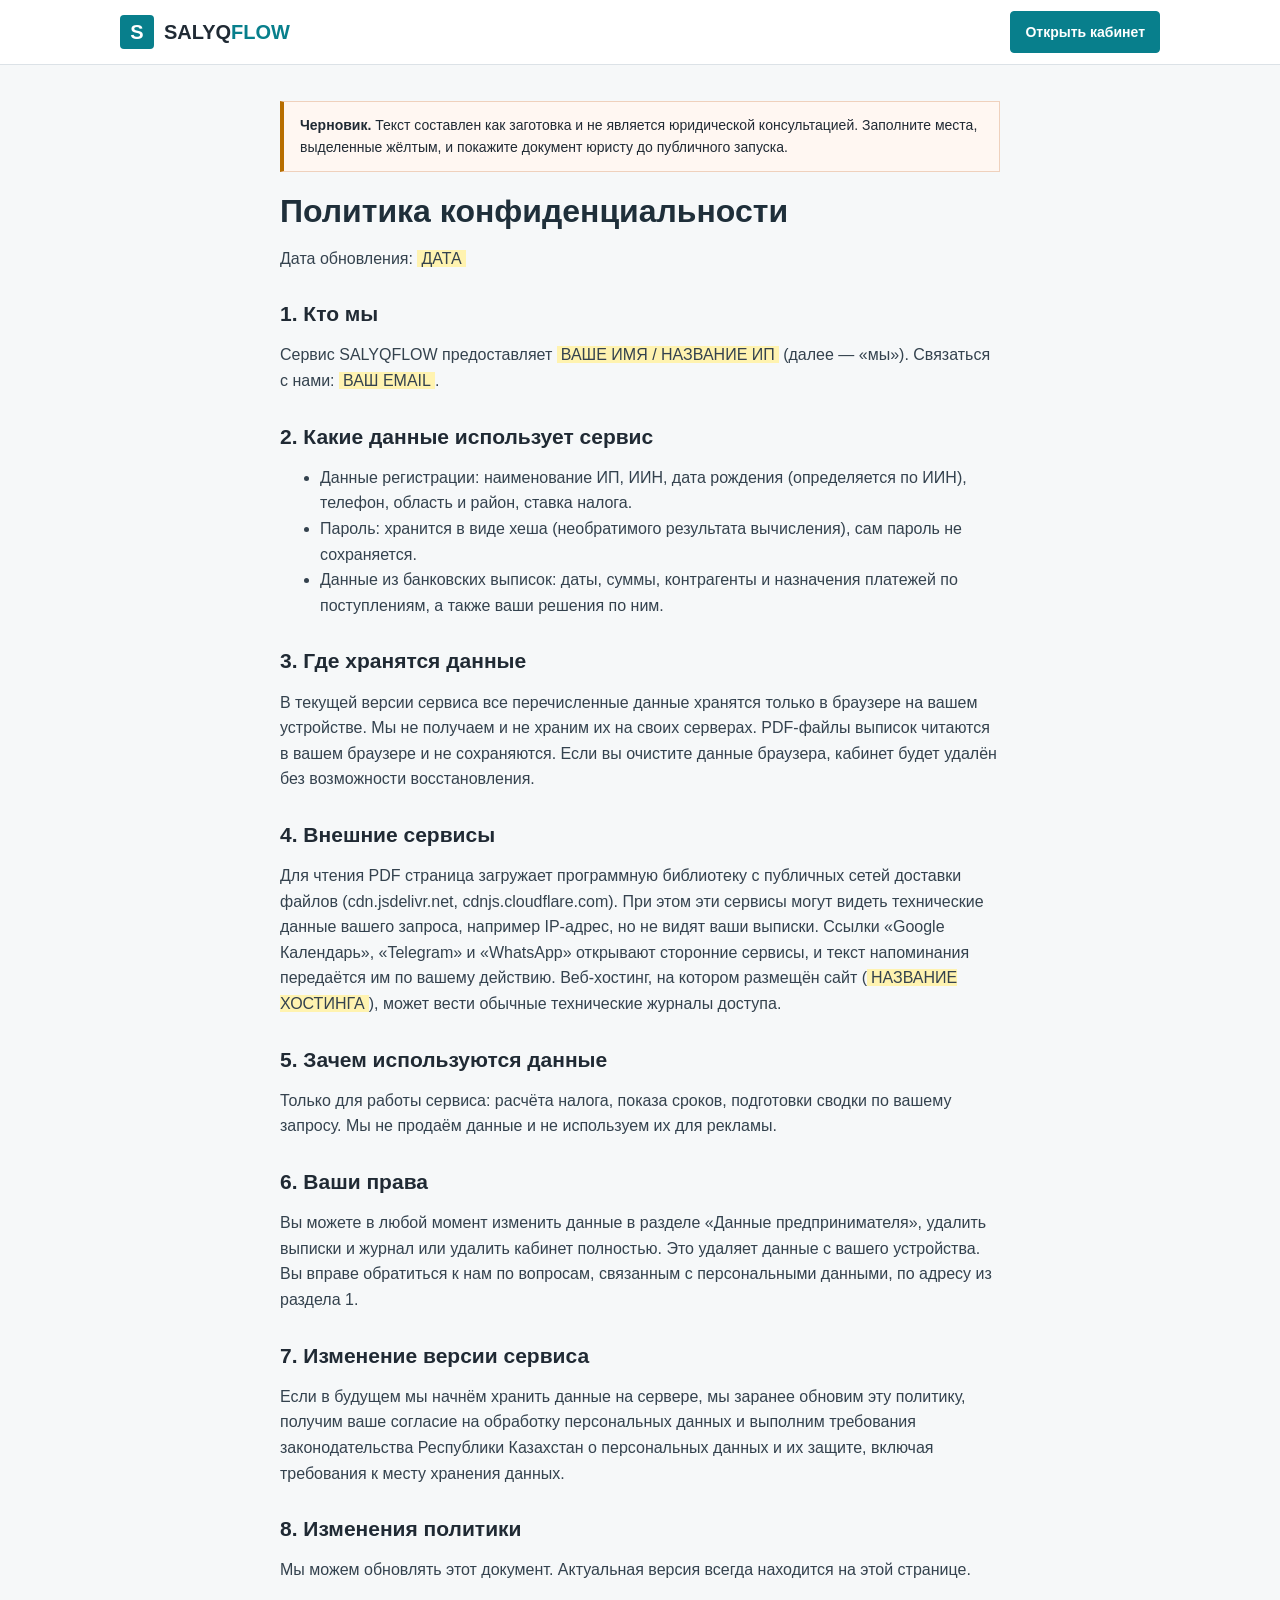
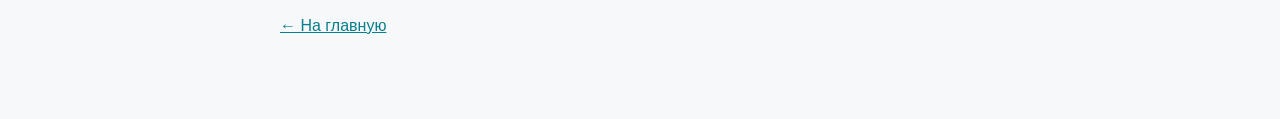
<file: privacy.html>
<!doctype html>
<html lang="ru"><head><meta charset="utf-8"><meta name="viewport" content="width=device-width,initial-scale=1">
<title>Политика конфиденциальности — SALYQFLOW</title><link rel="stylesheet" href="style.css"></head><body>
<header class="top"><div class="wrap"><a class="brand" href="./"><div class="mark">S</div><span>SALYQ<span>FLOW</span></span></a><nav class="links"><a class="btn" href="app/">Открыть кабинет</a></nav></div></header>
<main class="doc">
<div class="draft"><strong>Черновик.</strong> Текст составлен как заготовка и не является юридической консультацией. Заполните места, выделенные жёлтым, и покажите документ юристу до публичного запуска.</div>
<h1>Политика конфиденциальности</h1>
<p>Дата обновления: <span class="ph">ДАТА</span></p>
<h2>1. Кто мы</h2>
<p>Сервис SALYQFLOW предоставляет <span class="ph">ВАШЕ ИМЯ / НАЗВАНИЕ ИП</span> (далее — «мы»). Связаться с нами: <span class="ph">ВАШ EMAIL</span>.</p>
<h2>2. Какие данные использует сервис</h2>
<ul><li>Данные регистрации: наименование ИП, ИИН, дата рождения (определяется по ИИН), телефон, область и район, ставка налога.</li>
<li>Пароль: хранится в виде хеша (необратимого результата вычисления), сам пароль не сохраняется.</li>
<li>Данные из банковских выписок: даты, суммы, контрагенты и назначения платежей по поступлениям, а также ваши решения по ним.</li></ul>
<h2>3. Где хранятся данные</h2>
<p>В текущей версии сервиса все перечисленные данные хранятся только в браузере на вашем устройстве. Мы не получаем и не храним их на своих серверах. PDF-файлы выписок читаются в вашем браузере и не сохраняются. Если вы очистите данные браузера, кабинет будет удалён без возможности восстановления.</p>
<h2>4. Внешние сервисы</h2>
<p>Для чтения PDF страница загружает программную библиотеку с публичных сетей доставки файлов (cdn.jsdelivr.net, cdnjs.cloudflare.com). При этом эти сервисы могут видеть технические данные вашего запроса, например IP-адрес, но не видят ваши выписки. Ссылки «Google Календарь», «Telegram» и «WhatsApp» открывают сторонние сервисы, и текст напоминания передаётся им по вашему действию. Веб-хостинг, на котором размещён сайт (<span class="ph">НАЗВАНИЕ ХОСТИНГА</span>), может вести обычные технические журналы доступа.</p>
<h2>5. Зачем используются данные</h2>
<p>Только для работы сервиса: расчёта налога, показа сроков, подготовки сводки по вашему запросу. Мы не продаём данные и не используем их для рекламы.</p>
<h2>6. Ваши права</h2>
<p>Вы можете в любой момент изменить данные в разделе «Данные предпринимателя», удалить выписки и журнал или удалить кабинет полностью. Это удаляет данные с вашего устройства. Вы вправе обратиться к нам по вопросам, связанным с персональными данными, по адресу из раздела 1.</p>
<h2>7. Изменение версии сервиса</h2>
<p>Если в будущем мы начнём хранить данные на сервере, мы заранее обновим эту политику, получим ваше согласие на обработку персональных данных и выполним требования законодательства Республики Казахстан о персональных данных и их защите, включая требования к месту хранения данных.</p>
<h2>8. Изменения политики</h2>
<p>Мы можем обновлять этот документ. Актуальная версия всегда находится на этой странице.</p>
<p style="margin-top:30px"><a href="./">← На главную</a></p></main></body></html>
</file>
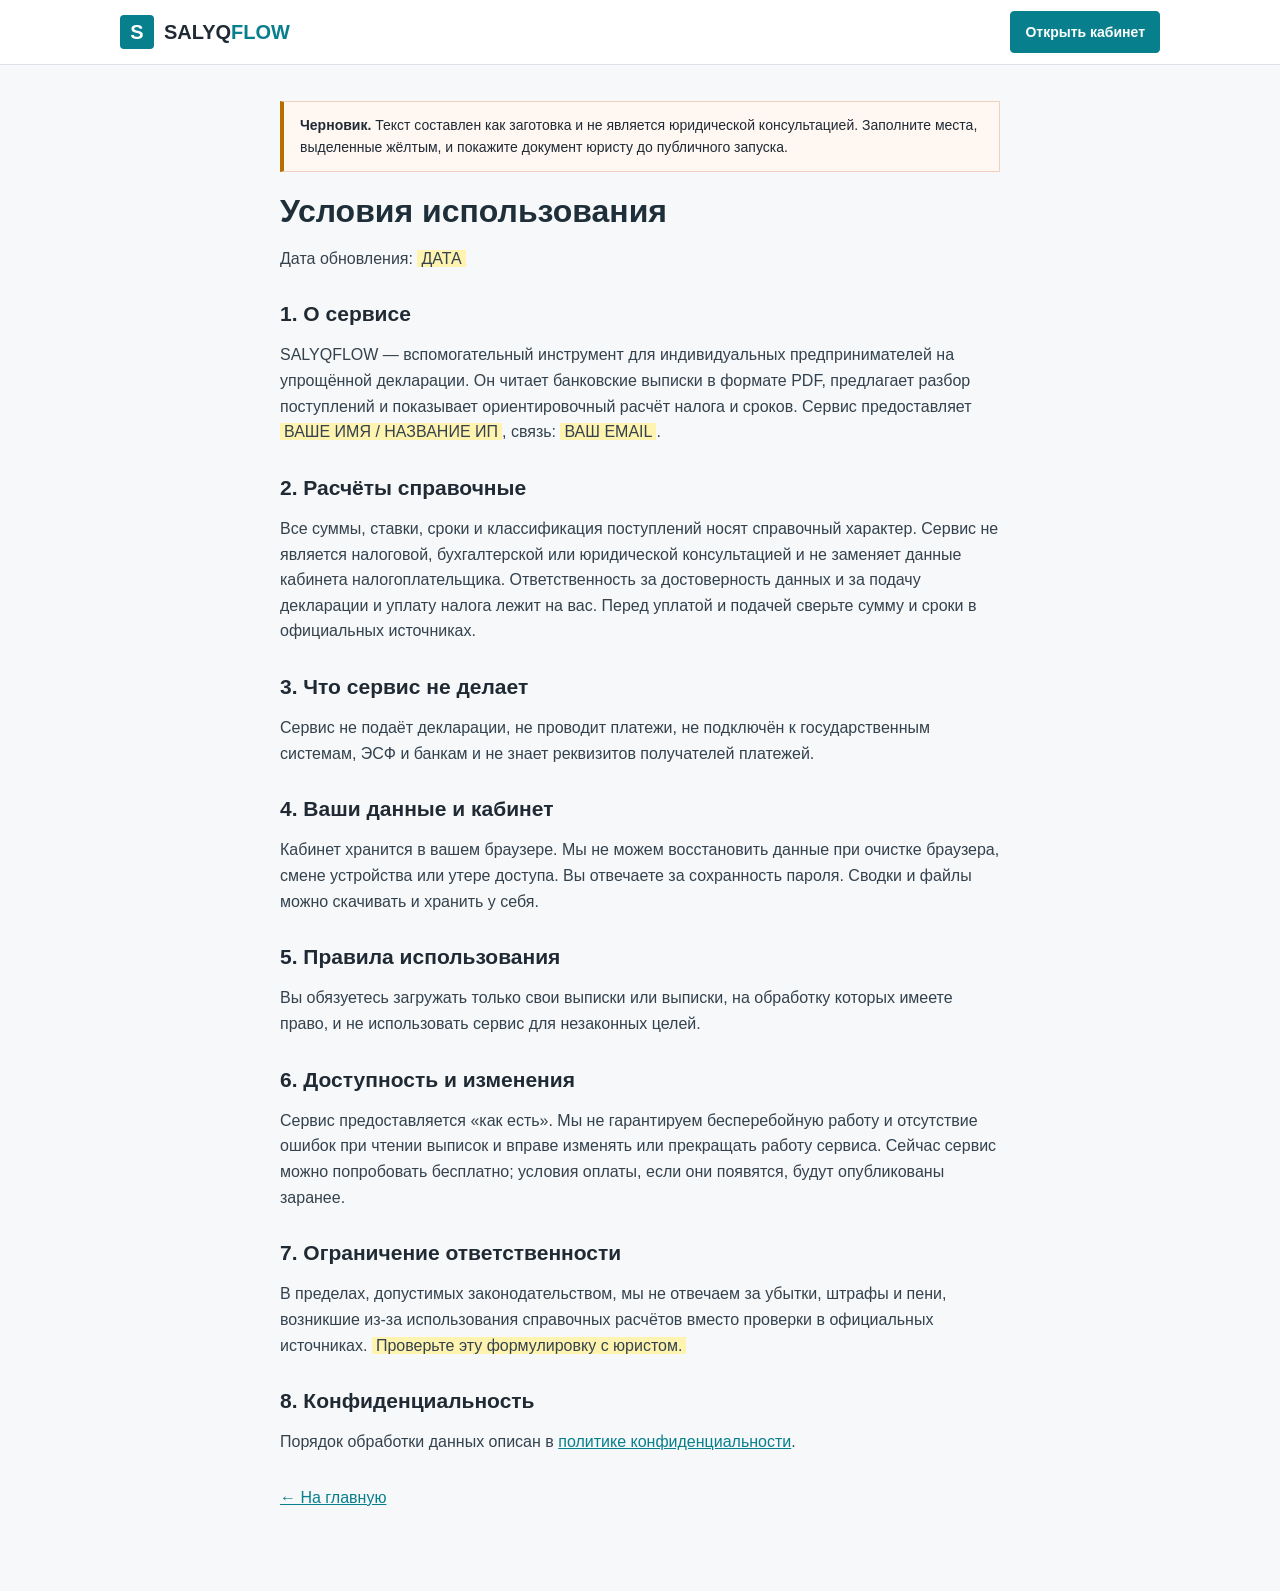
<file: terms.html>
<!doctype html>
<html lang="ru"><head><meta charset="utf-8"><meta name="viewport" content="width=device-width,initial-scale=1">
<title>Условия использования — SALYQFLOW</title><link rel="stylesheet" href="style.css"></head><body>
<header class="top"><div class="wrap"><a class="brand" href="./"><div class="mark">S</div><span>SALYQ<span>FLOW</span></span></a><nav class="links"><a class="btn" href="app/">Открыть кабинет</a></nav></div></header>
<main class="doc">
<div class="draft"><strong>Черновик.</strong> Текст составлен как заготовка и не является юридической консультацией. Заполните места, выделенные жёлтым, и покажите документ юристу до публичного запуска.</div>
<h1>Условия использования</h1>
<p>Дата обновления: <span class="ph">ДАТА</span></p>
<h2>1. О сервисе</h2>
<p>SALYQFLOW — вспомогательный инструмент для индивидуальных предпринимателей на упрощённой декларации. Он читает банковские выписки в формате PDF, предлагает разбор поступлений и показывает ориентировочный расчёт налога и сроков. Сервис предоставляет <span class="ph">ВАШЕ ИМЯ / НАЗВАНИЕ ИП</span>, связь: <span class="ph">ВАШ EMAIL</span>.</p>
<h2>2. Расчёты справочные</h2>
<p>Все суммы, ставки, сроки и классификация поступлений носят справочный характер. Сервис не является налоговой, бухгалтерской или юридической консультацией и не заменяет данные кабинета налогоплательщика. Ответственность за достоверность данных и за подачу декларации и уплату налога лежит на вас. Перед уплатой и подачей сверьте сумму и сроки в официальных источниках.</p>
<h2>3. Что сервис не делает</h2>
<p>Сервис не подаёт декларации, не проводит платежи, не подключён к государственным системам, ЭСФ и банкам и не знает реквизитов получателей платежей.</p>
<h2>4. Ваши данные и кабинет</h2>
<p>Кабинет хранится в вашем браузере. Мы не можем восстановить данные при очистке браузера, смене устройства или утере доступа. Вы отвечаете за сохранность пароля. Сводки и файлы можно скачивать и хранить у себя.</p>
<h2>5. Правила использования</h2>
<p>Вы обязуетесь загружать только свои выписки или выписки, на обработку которых имеете право, и не использовать сервис для незаконных целей.</p>
<h2>6. Доступность и изменения</h2>
<p>Сервис предоставляется «как есть». Мы не гарантируем бесперебойную работу и отсутствие ошибок при чтении выписок и вправе изменять или прекращать работу сервиса. Сейчас сервис можно попробовать бесплатно; условия оплаты, если они появятся, будут опубликованы заранее.</p>
<h2>7. Ограничение ответственности</h2>
<p>В пределах, допустимых законодательством, мы не отвечаем за убытки, штрафы и пени, возникшие из-за использования справочных расчётов вместо проверки в официальных источниках. <span class="ph">Проверьте эту формулировку с юристом.</span></p>
<h2>8. Конфиденциальность</h2>
<p>Порядок обработки данных описан в <a href="privacy.html">политике конфиденциальности</a>.</p>
<p style="margin-top:30px"><a href="./">← На главную</a></p></main></body></html>
</file>
<file: style.css>
*{box-sizing:border-box}
:root{--p:#087f8c;--pd:#066874;--pl:#e9f5f6;--bg:#f6f8f9;--text:#202a34;--muted:#5d6b78;--border:#dce2e7;--orange:#b76e00}
html{-webkit-text-size-adjust:100%;scroll-behavior:smooth}
body{margin:0;font:16px/1.6 Arial,"Segoe UI",sans-serif;background:var(--bg);color:var(--text)}
a{color:var(--p)}
.wrap{max-width:1080px;margin:0 auto;padding:0 20px}
header.top{background:#fff;border-bottom:1px solid var(--border);position:sticky;top:0;z-index:10}
.top .wrap{display:flex;align-items:center;justify-content:space-between;height:64px;gap:12px}
.brand{display:flex;align-items:center;gap:10px;text-decoration:none;color:var(--text);font-weight:800;font-size:20px}
.mark{width:34px;height:34px;background:var(--p);color:#fff;display:grid;place-items:center;border-radius:4px;font-weight:800}
.brand span span{color:var(--p)}
nav.links{display:flex;gap:18px;align-items:center}
nav.links a.t{color:var(--muted);text-decoration:none;font-size:15px}
.btn{display:inline-block;padding:12px 20px;border-radius:4px;border:1px solid var(--p);background:var(--p);color:#fff;font-weight:700;text-decoration:none;text-align:center}
.btn:hover{background:var(--pd)}
.btn.ghost{background:#fff;color:var(--pd)}
.hero{padding:64px 0 48px}
.hero .wrap{display:grid;grid-template-columns:1.1fr .9fr;gap:48px;align-items:center}
.badge{display:inline-block;background:var(--pl);color:var(--pd);border:1px solid #cde7ea;padding:6px 10px;font-weight:700;font-size:14px}
h1{font-size:44px;line-height:1.12;margin:16px 0;color:#1f2f3a}
.lead{font-size:18px;color:var(--muted);margin:0 0 24px}
.cta{display:flex;gap:10px;flex-wrap:wrap}
.note{font-size:13px;color:var(--muted);margin-top:12px}
.card{background:#fff;border:1px solid var(--border);padding:22px}
.demo-row{display:flex;justify-content:space-between;gap:12px;padding:11px 0;border-bottom:1px solid #edf0f2;font-size:15px}
.demo-row:last-of-type{border-bottom:0}
.tax{margin-top:14px;padding:14px;background:var(--pl);border-left:4px solid var(--p)}.tax strong{display:block;font-size:26px;color:var(--pd)}
.pill{font-size:12px;font-weight:700;padding:3px 8px;border:1px solid var(--border);background:#f1f3f4}
.pill.in{background:#eaf6ed;border-color:#c5e3cc;color:#176c2b}.pill.loan{background:#e8f1fa;border-color:#c3d9ee;color:#1769aa}.pill.cash{background:#fff5df;border-color:#efd69d;color:#8a5a00}
section.s{padding:48px 0}
section.s.alt{background:#fff;border-top:1px solid var(--border);border-bottom:1px solid var(--border)}
h2{font-size:30px;line-height:1.2;margin:0 0 8px}
.sub{color:var(--muted);margin:0 0 28px}
.grid3{display:grid;grid-template-columns:repeat(3,1fr);gap:16px}
.grid2{display:grid;grid-template-columns:repeat(2,1fr);gap:16px}
.step b.n{display:grid;place-items:center;width:34px;height:34px;border-radius:50%;background:var(--p);color:#fff;margin-bottom:10px}
.card h3{margin:0 0 6px;font-size:18px}.card p{margin:0;color:var(--muted);font-size:15px}
.warn{border-left:4px solid var(--orange);background:#fff7f2}
ul.clean{margin:8px 0 0;padding-left:20px;color:var(--muted)}
details{background:#fff;border:1px solid var(--border);margin-bottom:10px}
summary{padding:14px 18px;font-weight:700;cursor:pointer}
details p{margin:0;padding:0 18px 16px;color:var(--muted)}
.final{text-align:center;padding:56px 0}
footer{background:#fff;border-top:1px solid var(--border);padding:28px 0;font-size:14px;color:var(--muted)}
footer .wrap{display:flex;justify-content:space-between;gap:16px;flex-wrap:wrap}
footer a{margin-right:16px}
/* legal pages */
.doc{max-width:760px;margin:0 auto;padding:36px 20px 64px}
.doc h1{font-size:32px}.doc h2{font-size:21px;margin:30px 0 8px}.doc p,.doc li{color:#34424e}
.draft{background:#fff7f2;border:1px solid #efd1bd;border-left:4px solid var(--orange);padding:12px 16px;font-size:14px;margin:0 0 22px}
.ph{background:#fff3b0;padding:0 4px}
@media(max-width:820px){
 .hero{padding:40px 0 32px}.hero .wrap{grid-template-columns:1fr;gap:28px}h1{font-size:32px}h2{font-size:25px}
 .grid3,.grid2{grid-template-columns:1fr}nav.links a.t{display:none}
 .btn{padding:13px 18px}.cta .btn{flex:1 1 100%}
}
.top .btn{padding:9px 14px;font-size:14px;white-space:nowrap}
</file>
